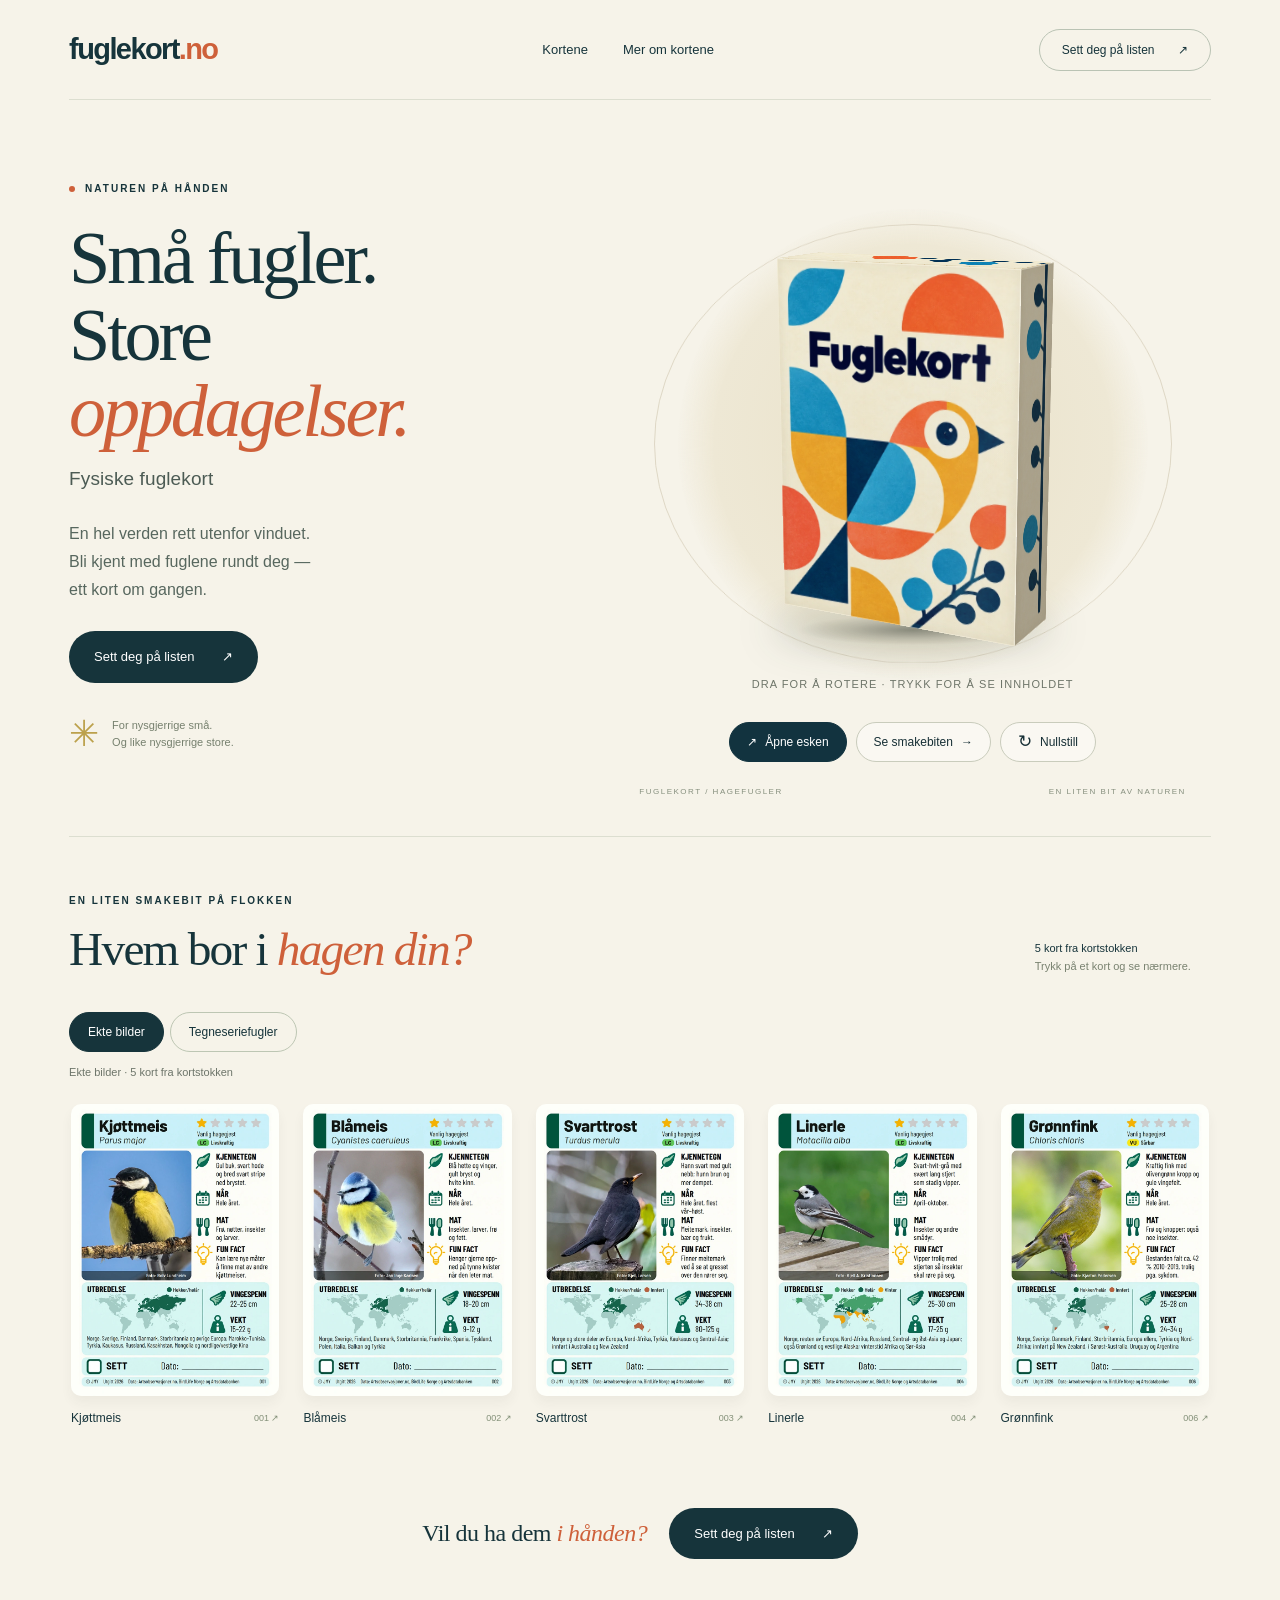
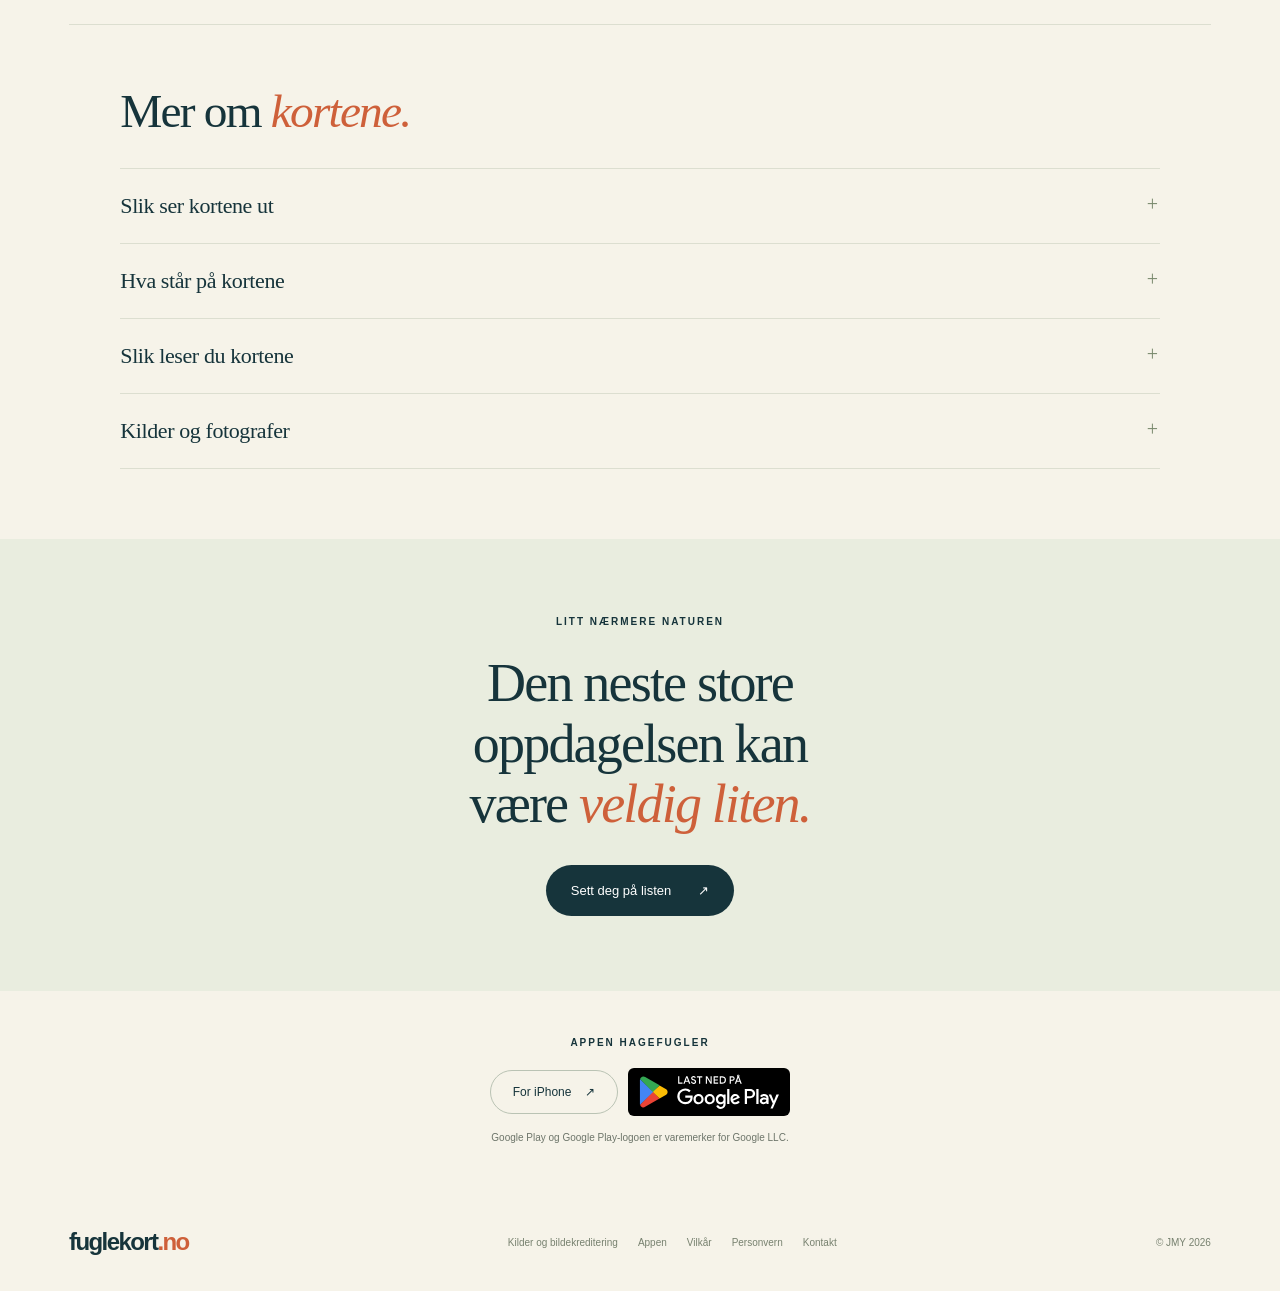
<file: index.html>
<!doctype html><html lang="nb"><head><meta charset="utf-8"><meta name="viewport" content="width=device-width,initial-scale=1"><meta name="theme-color" content="#f6f3e9"><meta name="description" content="Fuglekort er en kortstokk med fuglene du kan se i og fra hagen. Sett deg på listen for de fysiske kortene. Ingen betaling nå."><title>fuglekort.no — Naturen på hånden</title><link rel="stylesheet" href="style.css?v=14"><script type="module" src="app.js?v=14"></script></head><body>
<header class="header"><a class="wordmark" href="#" aria-label="Fuglekort hjem">fuglekort<span class="brand-dot">.no</span></a><nav aria-label="Hovedmeny"><a href="#kortene">Kortene</a><a href="#mer">Mer om kortene</a></nav><button class="header-order" data-order>Sett deg på listen <span>↗</span></button></header>
<main><section class="hero"><div class="hero-copy"><p class="eyebrow"><span></span> NATUREN PÅ HÅNDEN</p><h1>Små fugler.<br>Store <em>oppdagelser.</em></h1><p class="hero-sub">Fysiske fuglekort</p><p class="intro">En hel verden rett utenfor vinduet. <br>Bli kjent med fuglene rundt deg — <br>ett kort om gangen.</p><div class="hero-actions"><button class="button dark" data-order>Sett deg på listen <span>↗</span></button></div><div class="hero-progress" id="hero-progress" hidden></div><div class="hero-note"><span class="sun" aria-hidden="true">✳</span><p>For nysgjerrige små.<br>Og like nysgjerrige store.</p></div></div><div class="product"><fuglekort-box no-picker realisme></fuglekort-box><div class="product-caption"><span>FUGLEKORT / HAGEFUGLER</span><span>EN LITEN BIT AV NATUREN</span></div></div></section>
<hr class="section-line">
<section class="collection" id="kortene"><div class="section-head"><div><p class="eyebrow">EN LITEN SMAKEBIT PÅ FLOKKEN</p><h2>Hvem bor i <em>hagen din?</em></h2></div><div class="collection-controls"><p>5 kort fra kortstokken<br><span>Trykk på et kort og se nærmere.</span></p><button id="scroll-left" aria-label="Bla til venstre">←</button><button id="scroll-right" aria-label="Bla til høyre">→</button></div></div><div class="edition-picker" role="group" aria-label="Velg kortversjon"><button data-edition="photos" aria-pressed="true">Ekte bilder</button><button data-edition="illustrations" aria-pressed="false">Tegneseriefugler</button></div><p class="edition-note" id="edition-note" aria-live="polite">Ekte bilder · 5 kort fra kortstokken</p><div class="card-rail" id="card-rail" aria-label="Fuglekort"></div><div class="rail-foot"><span>DRA ELLER BLA <span>↔</span></span></div><div class="collection-cta"><p>Vil du ha dem <em>i hånden?</em></p><button class="button dark" data-order>Sett deg på listen <span>↗</span></button></div></section>

<section class="more" id="mer"><div class="more-head"><h2>Mer om <em>kortene.</em></h2></div><div class="more-list"><details id="bilder"><summary>Slik ser kortene ut</summary><div class="detail-content"><div class="photo-pair"><img class="photo-wide" src="assets/fysisk-bord-768.webp" srcset="assets/fysisk-bord-768.webp 768w, assets/fysisk-bord-1536.webp 1536w" sizes="(max-width:760px) 88vw, 700px" width="1536" height="750" loading="lazy" decoding="async" alt="Fuglekort-esken med kortene vifta ut på et bord"><img class="photo-square" src="assets/fysisk-hand-640.webp" srcset="assets/fysisk-hand-640.webp 640w, assets/fysisk-hand-1152.webp 1152w" sizes="(max-width:760px) 88vw, 340px" width="1152" height="1152" loading="lazy" decoding="async" alt="En hånd som holder fem fuglekort"></div><figure class="photo-quote"><blockquote><p>«De var fine»</p></blockquote><figcaption>— Johanne, 5 år</figcaption></figure></div></details><details id="om"><summary>Hva står på kortene</summary><div class="detail-content"><p>Fuglekort er en kortstokk med fuglene du kan se i og fra hagen, og noen du møter i skogen eller ved vannet. Hvert kort har bilde, kjennetegn og en fun fact, og plass til å krysse av når du har sett fuglen.</p><p>Kortstokken har 55 kort: 50 fugler, forklaringskort og bonuskort med andre dyr i hagen.</p><p>Velg mellom ekte fotografier og tegneseriefugler. Begge versjonene lar deg bli kjent med de samme fuglene.</p><div class="story-list"><div><span>01</span><p><strong>Se etter kjennetegn</strong>Illustrasjoner eller fotografier og enkle beskrivelser hjelper deg å kjenne igjen fuglene.</p></div><div><span>02</span><p><strong>Oppdag noe du ikke visste</strong>Les om maten, vingespennet og de små tingene som gjør hver fugl spesiell.</p></div><div><span>03</span><p><strong>Ta vare på øyeblikket</strong>Kryss av for fuglene du har sett, og skriv ned datoen på kortet.</p></div></div></div></details><details id="slik-leser-du"><summary>Slik leser du kortene</summary><div class="detail-content"><p>Stjerner, farger og kart hjelper deg å bli kjent med hver fugl.</p><div class="guide-columns"><div class="star-guide"><p class="eyebrow">STJERNENE</p><h3>Hvor lett er fuglen<br>å se i hagen?</h3><ul class="star-list"><li><span class="stars" aria-label="1 av 5 stjerner"><span aria-hidden="true">★</span><span class="empty-stars" aria-hidden="true">★★★★</span></span><span>Vanlig hagegjest</span></li><li><span class="stars" aria-label="2 av 5 stjerner"><span aria-hidden="true">★★</span><span class="empty-stars" aria-hidden="true">★★★</span></span><span>Regelmessig hagegjest</span></li><li><span class="stars" aria-label="3 av 5 stjerner"><span aria-hidden="true">★★★</span><span class="empty-stars" aria-hidden="true">★★</span></span><span>Uvanlig hagegjest</span></li><li><span class="stars" aria-label="4 av 5 stjerner"><span aria-hidden="true">★★★★</span><span class="empty-stars" aria-hidden="true">★</span></span><span>Sjelden hagegjest</span></li><li><span class="stars" aria-label="5 av 5 stjerner"><span aria-hidden="true">★★★★★</span><span class="empty-stars" aria-hidden="true"></span></span><span>Svært sjelden hagegjest</span></li></ul><p class="guide-note">Stjernene gjelder hager i boligstrøk. Grunnlaget er Hagefugltellingen 2024–2026 fra fôringsplasser i hele landet og funn i Artsobservasjoner.</p><p class="guide-note star-distinction">Stjernene beskriver hvor vanlig fuglen er å se i hagen. Rødlistemerket beskriver risikoen for at arten dør ut i Norge.</p></div><div class="guide-details"><details open><summary>Rødlista <span>Artens status i Norge</span></summary><div class="detail-content"><p>Merket under stjernene viser kategorien i Norsk rødliste for arter 2021 fra Artsdatabanken, som denne kortutgaven bruker.</p><div class="status-grid"><div><span class="status-chip status-lc">LC</span><span>Livskraftig</span></div><div><span class="status-chip status-nt">NT</span><span>Nær truet</span></div><div><span class="status-chip status-vu">VU</span><span>Sårbar</span></div><div><span class="status-chip status-en">EN</span><span>Sterkt truet</span></div><div><span class="status-chip status-cr">CR</span><span>Kritisk truet</span></div><div><span class="status-chip status-re">RE</span><span>Regionalt utdødd</span></div><div><span class="status-chip status-dd">DD</span><span>Datamangel</span></div><div><span class="status-chip status-na">NA</span><span>Ikke egnet</span></div><div><span class="status-chip status-ne">NE</span><span>Ikke vurdert</span></div></div></div></details><details><summary>Fargen ved navnet <span>Hvilken fuglegruppe?</span></summary><div class="detail-content"><p>Fargestolpen til venstre for navnet viser hvilken orden fuglen tilhører hos Artsdatabanken.</p><ul class="group-legend"><li><span class="group-stripe" style="background:#00573d" aria-hidden="true"></span>Spurvefugler</li><li><span class="group-stripe" style="background:#804a20" aria-hidden="true"></span>Haukefugler</li><li><span class="group-stripe" style="background:#3398b6" aria-hidden="true"></span>Vade-, måke- og alkefugler</li><li><span class="group-stripe" style="background:#808aaa" aria-hidden="true"></span>Duefugler</li><li><span class="group-stripe" style="background:#bb6227" aria-hidden="true"></span>Falkefugler</li><li><span class="group-stripe" style="background:#819c2b" aria-hidden="true"></span>Tranefugler</li><li><span class="group-stripe" style="background:#c21b5b" aria-hidden="true"></span>Gjøkfugler</li><li><span class="group-stripe" style="background:#dfa821" aria-hidden="true"></span>Horn- og hærfugler</li><li><span class="group-stripe" style="background:#b8291c" aria-hidden="true"></span>Spettefugler</li><li><span class="group-stripe" style="background:#674697" aria-hidden="true"></span>Ugler</li><li><span class="group-stripe" style="background:#746c23" aria-hidden="true"></span>Hønsefugler</li><li><span class="group-stripe" style="background:#1c79bb" aria-hidden="true"></span>Andefugler</li><li><span class="group-stripe" style="background:#333438" aria-hidden="true"></span>Nattravn- og seilerfugler</li><li><span class="group-stripe" style="background:#183b62" aria-hidden="true"></span>Lomfugler</li><li><span class="group-stripe" style="background:#0a9da6" aria-hidden="true"></span>Råkefugler</li><li><span class="group-stripe" style="background:#97adb5" aria-hidden="true"></span>Pelikan- og hegrefugler</li></ul></div></details><details><summary>Kartet <span>Hvor i verden lever fuglen?</span></summary><div class="detail-content"><p>Kartet viser en grov utbredelse. Teksten under kartet nevner land og områder.</p><ul class="map-legend"><li><i style="background:#18664f"></i>Hekker eller er der hele året</li><li><i style="background:#48a274"></i>Hekker (bare sommer)</li><li><i style="background:#eaa51c"></i>Er der om vinteren</li><li><i style="background:#ba6840"></i>Innført av mennesker</li></ul></div></details><details><summary>«Sett» <span>Din egen oppdagelsesliste</span></summary><div class="detail-content"><p>Kryss av og skriv datoen når du har sett fuglen selv. Bruk kortene som en liten samling av egne naturopplevelser. Hvor mange finner du?</p></div></details></div></div></div></details><details id="kilder"><summary>Kilder og fotografer</summary><div class="detail-content"><h3 class="more-sub">Kilder til opplysningene</h3><p>Kortutgaven oppgir Hagefugltellingen (BirdLife Norge/Fuglevennen), Artsobservasjoner.no og Artsdatabanken som grunnlag. Fakta, vingespenn og vekt er kontrollert mot Store norske leksikon, BTO, RSPB og andre fagkilder, ifølge informasjonskortet.</p><div class="source-links"><a href="https://www.birdlife.no/" target="_blank" rel="noopener noreferrer">BirdLife Norge ↗</a><a href="https://www.artsobservasjoner.no/" target="_blank" rel="noopener noreferrer">Artsobservasjoner ↗</a><a href="https://www.artsdatabanken.no/" target="_blank" rel="noopener noreferrer">Artsdatabanken ↗</a></div><h3 class="more-sub">Fotografene i fotoversjonen</h3><p>Fotografiene er hentet fra artssidene hos Artsdatabanken og Artsobservasjoner. De er beskåret og skalert for kortene.</p><table class="photo-credits"><caption>Fotokreditering for de fem kortene med ekte bilder</caption><thead><tr><th scope="col">Kort</th><th scope="col">Fotograf</th></tr></thead><tbody><tr><td>001 · Kjøttmeis</td><td>Rolv Lundheim</td></tr><tr><td>002 · Blåmeis</td><td>Jan Inge Karlsen</td></tr><tr><td>003 · Svarttrost</td><td>Kjell Larsen</td></tr><tr><td>004 · Linerle</td><td>Kjell A. Kristiansen</td></tr><tr><td>006 · Grønnfink</td><td>Kjartan Pedersen</td></tr></tbody></table><p>De fem fotografiene er oppført med <a href="https://creativecommons.org/licenses/by/4.0/" target="_blank" rel="noopener noreferrer">CC BY 4.0</a> på bildekrediteringskortet.</p><a class="text-link" href="assets/bildekreditering.webp" target="_blank" rel="noopener noreferrer">Se full bildekreditering og lisenser ↗</a></div></details></div></section>
<section class="order-section"><p class="eyebrow">LITT NÆRMERE NATUREN</p><h2>Den neste store<br>oppdagelsen kan<br>være <em>veldig liten.</em></h2><button class="button dark" data-order>Sett deg på listen <span>↗</span></button></section><section class="app-buttons" aria-labelledby="app-buttons-title"><p class="eyebrow" id="app-buttons-title">APPEN HAGEFUGLER</p><div class="app-buttons-row"><a class="app-btn" id="app-link" href="/app/" aria-label="Hagefugler for iPhone">For iPhone <span aria-hidden="true">↗</span></a><a class="play-badge" href="https://play.google.com/store/apps/details?id=no.fuglekort.hagefugler"><img src="assets/google-play-nb-NO.svg" alt="Last ned på Google Play" width="162" height="48"></a></div><p class="varemerke">Google Play og Google Play-logoen er varemerker for Google LLC.</p></section></main>
<footer><a class="wordmark" href="#">fuglekort<span class="brand-dot">.no</span></a><span class="footer-links"><a class="footer-sources" href="#kilder">Kilder og bildekreditering</a><a class="footer-sources" href="/app/">Appen</a><a class="footer-sources" href="/vilkar/">Vilkår</a><a class="footer-sources" href="/personvern/">Personvern</a><a class="footer-sources" href="mailto:post.fuglekort@gmail.com">Kontakt</a></span><small>© JMY 2026</small></footer>
<dialog id="viewer" class="viewer" aria-label="Se fuglekort"><button class="close" data-close aria-label="Lukk kortvisning">✕</button><div class="viewer-editions"><div class="edition-picker" role="group" aria-label="Velg kortversjon"><button data-edition="photos" aria-pressed="true">Ekte bilder</button><button data-edition="illustrations" aria-pressed="false">Tegneseriefugler</button></div></div><div class="viewer-layout"><button class="round prev" aria-label="Forrige kort">←</button><div class="viewer-card"><img id="large-card" alt=""><p id="card-counter" aria-live="polite"></p></div><button class="round next" aria-label="Neste kort">→</button></div><p class="viewer-tip">En smakebit: de fem første kortene. Bruk pilene for å bla.</p></dialog>
<dialog id="app-guide" class="order-dialog app-guide" aria-labelledby="app-guide-title" data-os="ios"><button class="close" data-close aria-label="Lukk">✕</button><p class="eyebrow">APPEN HAGEFUGLER</p><h2 id="app-guide-title">Hagefugler på<br><em>hjemskjermen.</em></h2><p class="guide-intro">Slik får du appen som et eget ikon på iPhone.</p><ol class="guide-steps" data-for="ios"><li><span class="step-n">1</span><p>Trykk <b>Åpne appen</b> nederst. Appen åpnes i Safari.</p></li><li><span class="step-n">2</span><p>Trykk <span class="ui-icon" role="img" aria-label="tre prikker"><svg viewBox="0 0 24 24" fill="currentColor"><circle cx="5" cy="12" r="1.9"/><circle cx="12" cy="12" r="1.9"/><circle cx="19" cy="12" r="1.9"/></svg></span> ved adressefeltet, og så <span class="ui-icon" role="img" aria-label="Del"><svg viewBox="0 0 24 24" fill="none" stroke="currentColor" stroke-width="1.8" stroke-linecap="round" stroke-linejoin="round"><path d="M12 14.5V3.5M8 7.5l4-4 4 4"/><path d="M8 10.5H6.5v10h11v-10H16"/></svg></span> <b>Del</b>. Ser du <span class="ui-icon" role="img" aria-label="Del"><svg viewBox="0 0 24 24" fill="none" stroke="currentColor" stroke-width="1.8" stroke-linecap="round" stroke-linejoin="round"><path d="M12 14.5V3.5M8 7.5l4-4 4 4"/><path d="M8 10.5H6.5v10h11v-10H16"/></svg></span> nederst på skjermen, trykker du rett på den.</p></li><li><span class="step-n">3</span><p>Bla ned og trykk <span class="ui-icon" role="img" aria-label="pluss"><svg viewBox="0 0 24 24" fill="none" stroke="currentColor" stroke-width="1.8" stroke-linecap="round"><rect x="4" y="4" width="16" height="16" rx="4.5"/><path d="M12 8.5v7M8.5 12h7"/></svg></span> <b>Legg til på Hjem-skjerm</b>, og så <b>Legg til</b>.</p></li></ol><a class="button dark wide" href="/app/">Åpne appen <span>↗</span></a></dialog><dialog id="order" class="order-dialog" aria-labelledby="order-title"><button class="close" data-close aria-label="Lukk bestilling">✕</button><p class="eyebrow">DIN KORTESKE</p><h2 id="order-title">En liten verden.<br><em>Til å holde i hånden.</em></h2>
<div id="order-start"><div class="order-product"><img src="assets/box-front.webp" alt="Fuglekort-esken"><div><h3>Fuglekort</h3><p>55 fuglekort i illustrert eske.</p><p class="price"><strong>199 kr</strong> per kortstokk + frakt</p></div></div>
<div class="versions" role="group" aria-label="Antall kortstokker av hver versjon"><p class="field-label">Velg antall av hver versjon</p><div class="version-row" data-version="photos"><div class="version-head"><strong>Ekte bilder</strong><div class="quantity"><button type="button" data-step="-1" aria-label="Én kortstokk færre med ekte bilder">−</button><output aria-live="polite">0</output><button type="button" data-step="1" aria-label="Én kortstokk til med ekte bilder">+</button></div></div><div class="version-progress" hidden><div class="progress-bar" role="progressbar" aria-label="Bestilt med ekte bilder" aria-valuemin="0" aria-valuemax="100" aria-valuenow="0"><span></span></div><small></small></div></div><div class="version-row" data-version="illustrations"><div class="version-head"><strong>Tegneseriefugler</strong><div class="quantity"><button type="button" data-step="-1" aria-label="Én kortstokk færre med tegneseriefugler">−</button><output aria-live="polite">0</output><button type="button" data-step="1" aria-label="Én kortstokk til med tegneseriefugler">+</button></div></div><div class="version-progress" hidden><div class="progress-bar" role="progressbar" aria-label="Bestilt med tegneseriefugler" aria-valuemin="0" aria-valuemax="100" aria-valuenow="0"><span></span></div><small></small></div></div></div>
<div class="order-status"><span class="status-dot"></span><div><strong>Sett deg på listen. Ingen betaling nå.</strong><p>Hver versjon har sitt eget mål. Når en versjon har 100 bestilte kortstokker, vurderer vi å trykke den. Blir det trykk, får du en betalingsforespørsel i Vipps for det som trykkes. Du er ikke bundet før du har betalt. 100 bestillinger er ingen garanti for at kortene blir trykket.</p></div></div>
<form id="order-form" class="order-form" novalidate onsubmit="return false">
<label class="field"><span class="field-label">Navn</span><input name="navn" autocomplete="name" maxlength="100" required></label>
<label class="field"><span class="field-label">E-post</span><input name="epost" type="email" autocomplete="email" maxlength="254" required></label>
<label class="field"><span class="field-label">Mobilnummer</span><input name="mobil" type="tel" inputmode="tel" autocomplete="tel-national" placeholder="8 siffer" maxlength="16" required><span class="field-note">Til betalingsforespørselen i Vipps.</span></label>
<fieldset class="delivery"><legend class="field-label">Levering</legend><div class="delivery-options"><label><input type="radio" name="levering" value="post" checked><span>Send i posten · 69 kr</span></label><label><input type="radio" name="levering" value="hent"><span>Hent selv i Oslo · gratis</span></label></div><p class="field-note">Frakten er 69 kr per bestilling, uansett antall. Henting avtaler vi på e-post.</p></fieldset>
<div class="address-fields" id="address-fields"><label class="field"><span class="field-label">Adresse</span><input name="adresse" autocomplete="street-address" maxlength="200"></label><div class="field-row"><label class="field"><span class="field-label">Postnummer</span><input name="postnummer" inputmode="numeric" autocomplete="postal-code" maxlength="4"></label><label class="field"><span class="field-label">Poststed</span><input name="poststed" autocomplete="address-level2" maxlength="60"></label></div></div>
<div class="hp" aria-hidden="true"><label>La dette feltet stå tomt<input name="nettside" tabindex="-1" autocomplete="off"></label></div>
<div class="order-total" aria-live="polite"><div><p class="field-label">Totalt</p><span id="total-detail">1 kortstokk 199 kr + frakt 69 kr</span></div><strong id="total-sum">268 kr</strong></div>
<label class="consent"><input type="checkbox" name="samtykke" required><span>Jeg godtar <a href="/vilkar/" target="_blank">vilkårene</a> og <a href="/personvern/#bestillingslisten" target="_blank">personvernerklæringen</a>, og at jeg får en betalingsforespørsel i Vipps på mobilnummeret hvis kortene blir trykket.</span></label>
<p class="form-error" id="form-error" role="alert" hidden></p>
<button class="button dark wide" type="submit" id="order-submit">Sett meg på listen <span>→</span></button>
</form><p class="demo-note">Vil du melde deg av, skriv til <a href="mailto:post.fuglekort@gmail.com">post.fuglekort@gmail.com</a>.</p></div>
<div class="order-done" id="order-done" tabindex="-1" hidden><span class="done-mark" aria-hidden="true">✓</span><h3>Du står på listen</h3><p id="done-summary"></p><p>Du får en bekreftelse på e-post nå. Vi gir også beskjed når vi vet om kortene blir trykket. Du betaler ingenting før du får en forespørsel i Vipps.</p><button class="button dark wide" type="button" id="back-explore">Utforsk kortene <span>→</span></button><button class="text-button" type="button" id="order-again">Meld på én til</button></div></dialog>
</body></html>
</file>
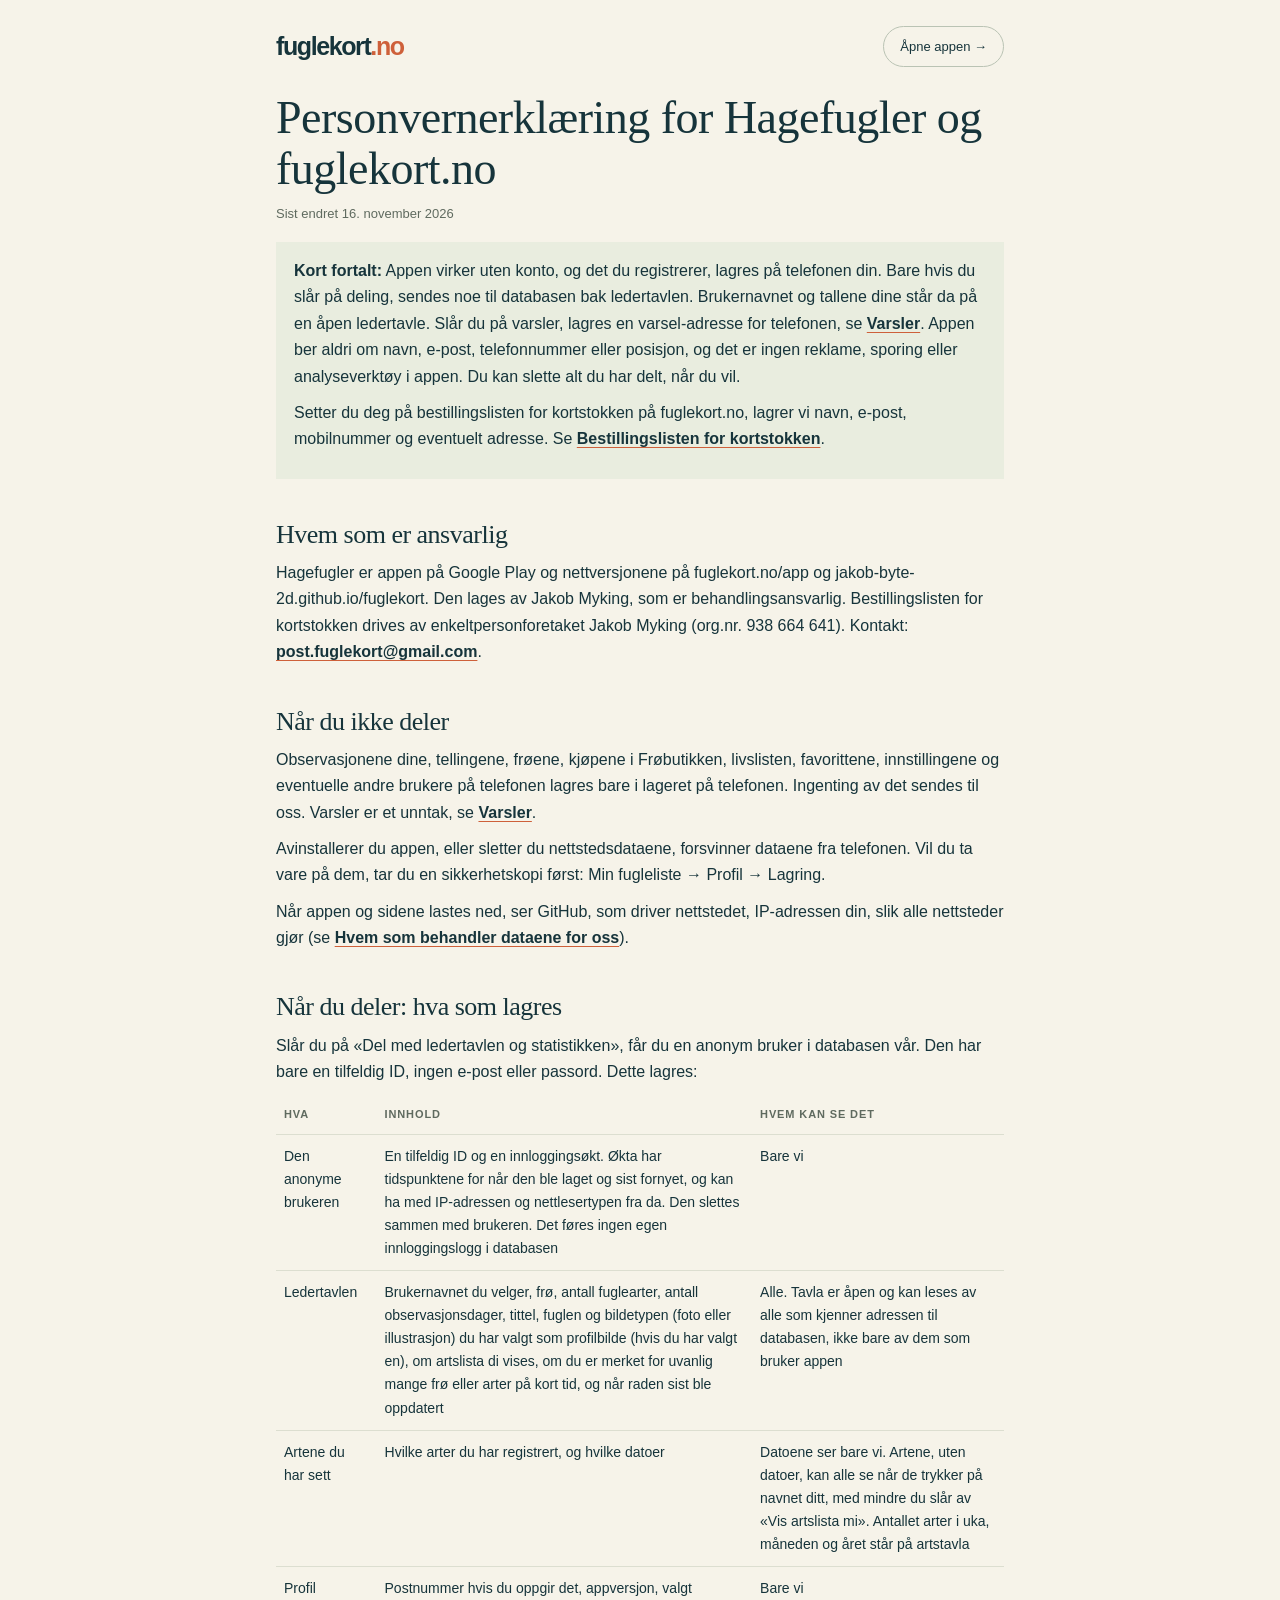
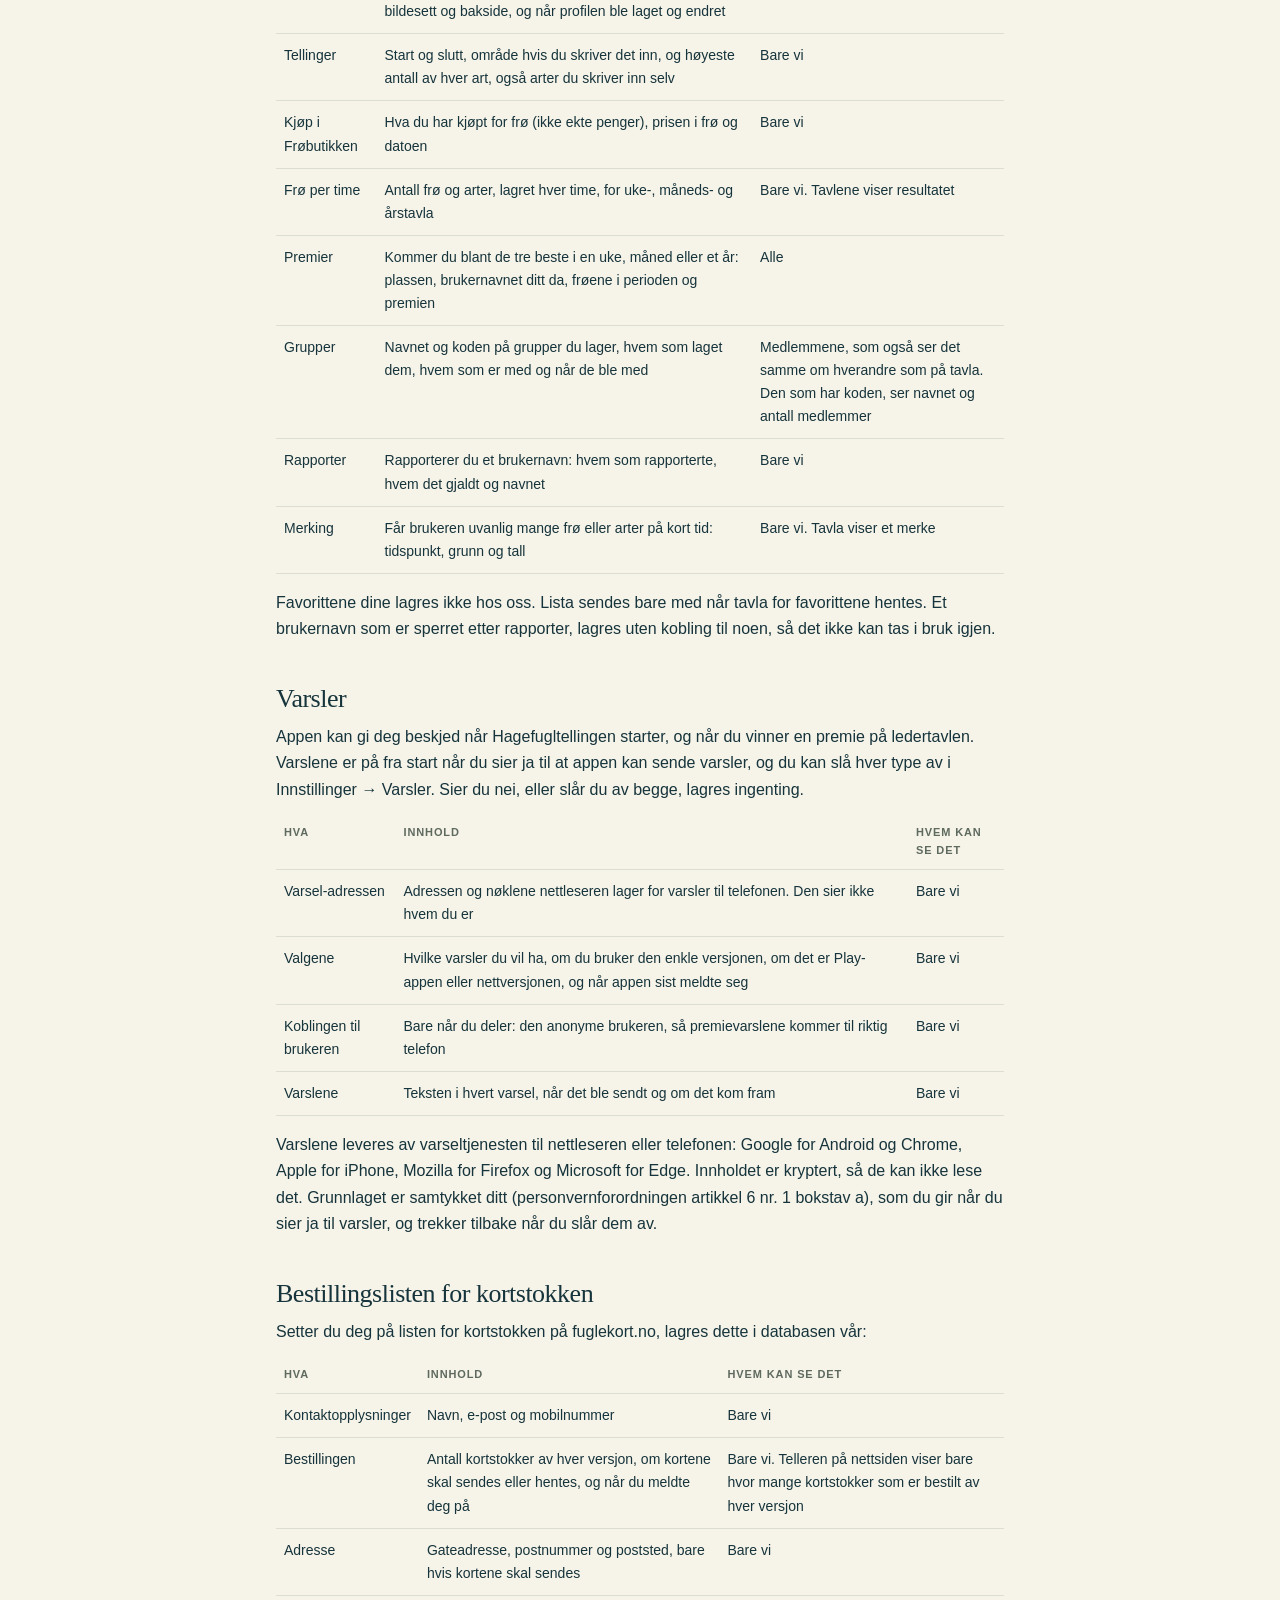
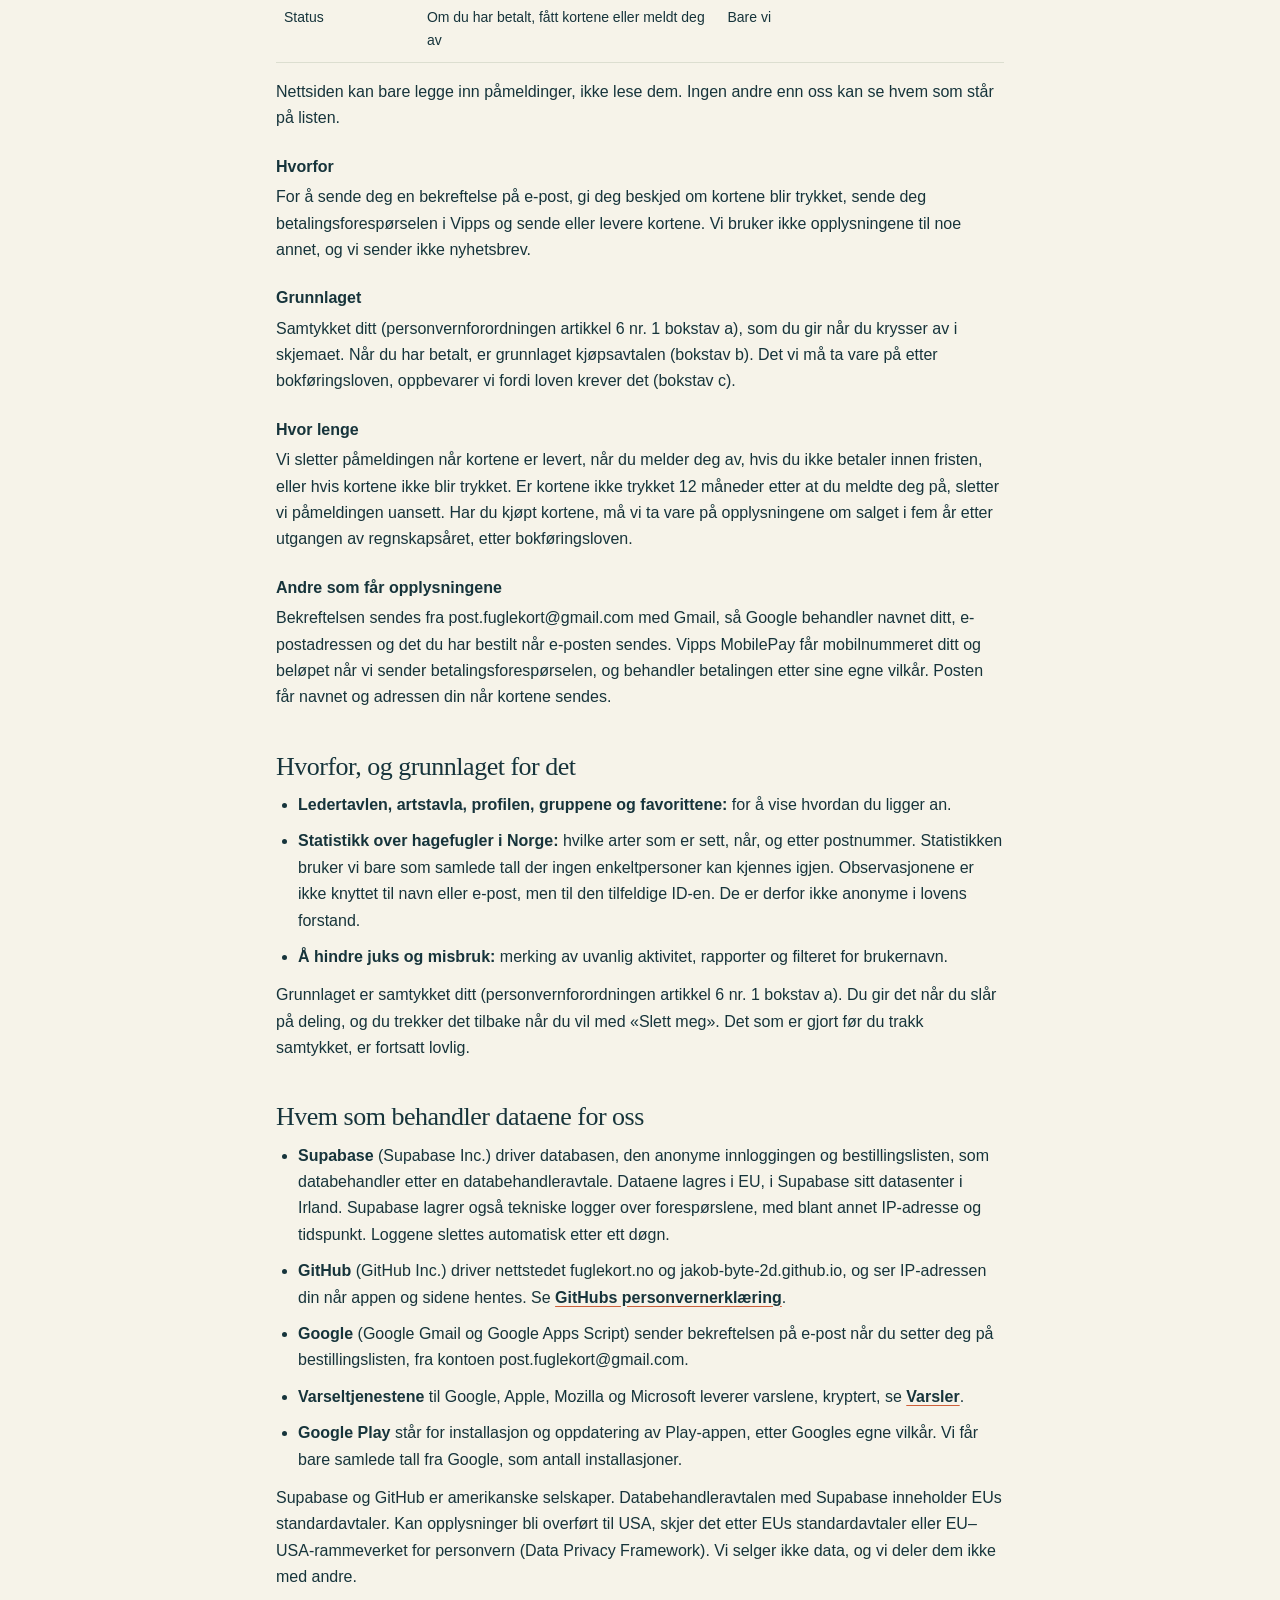
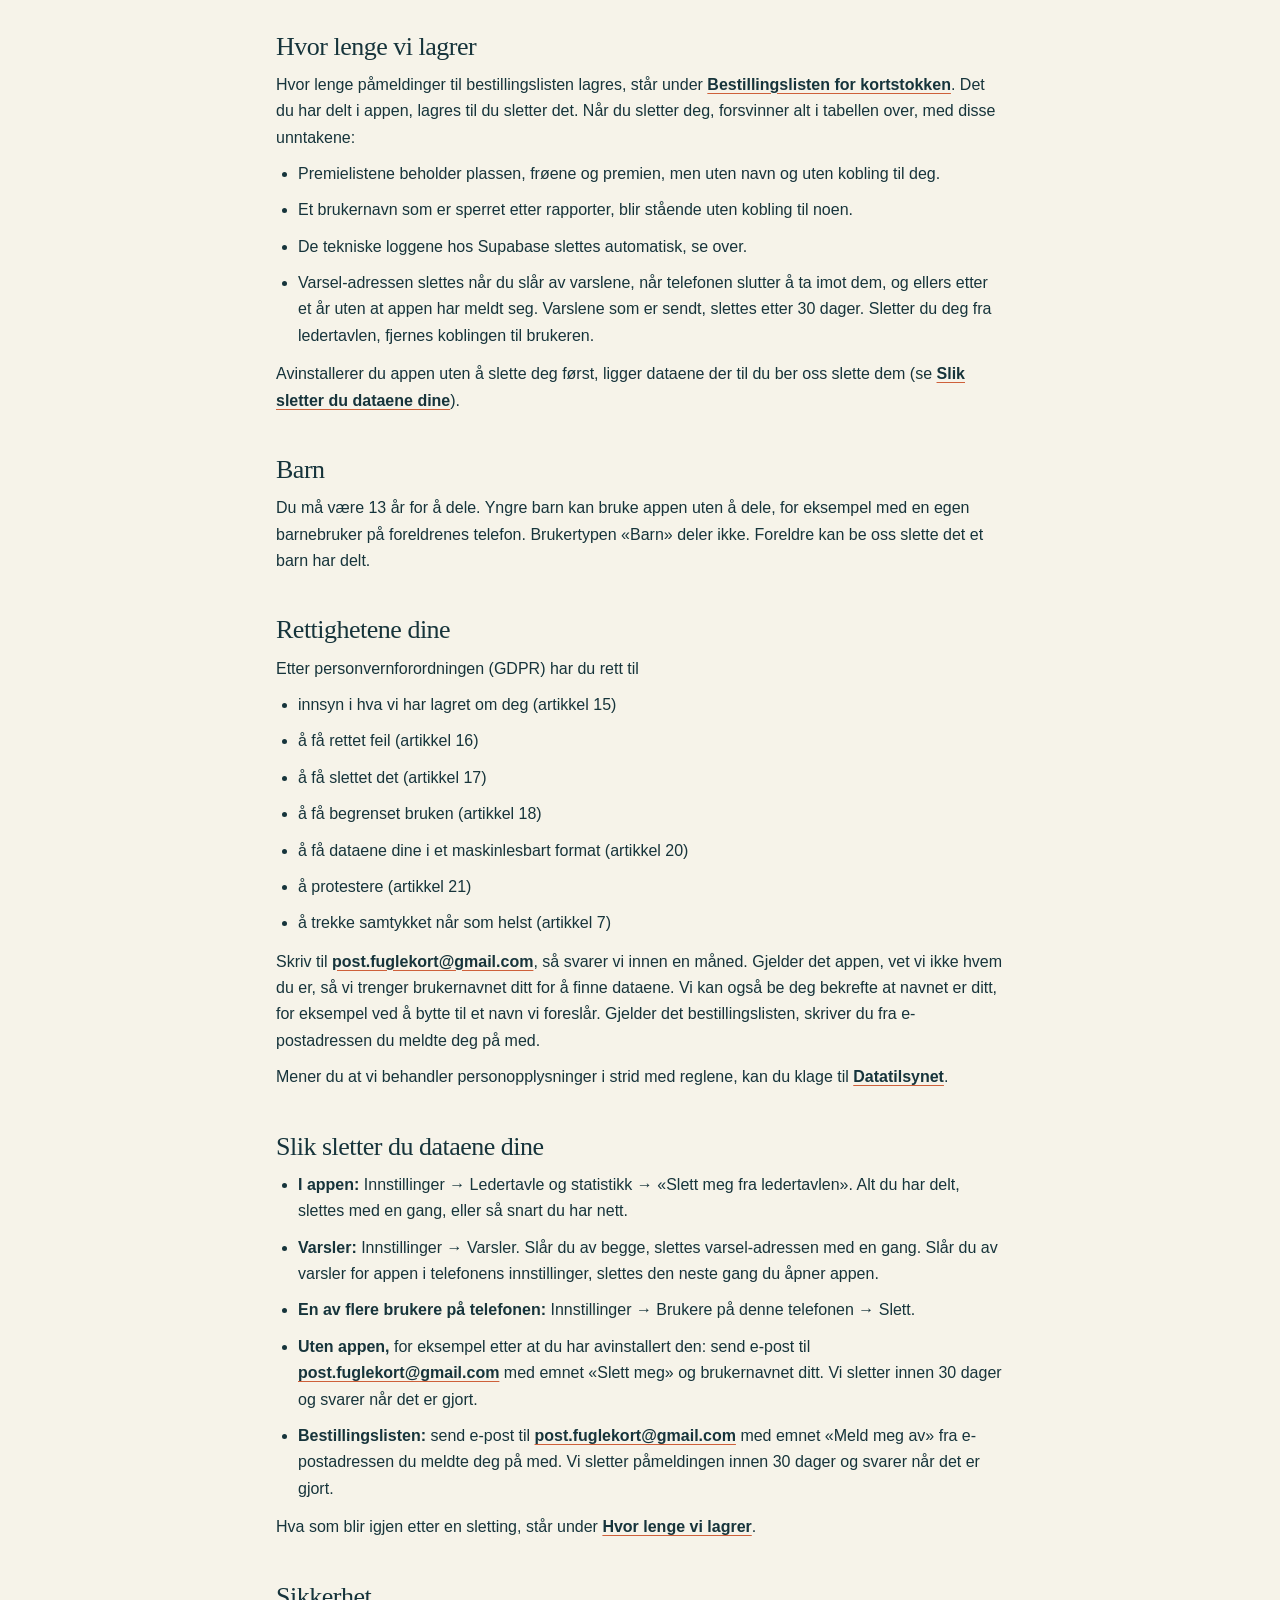
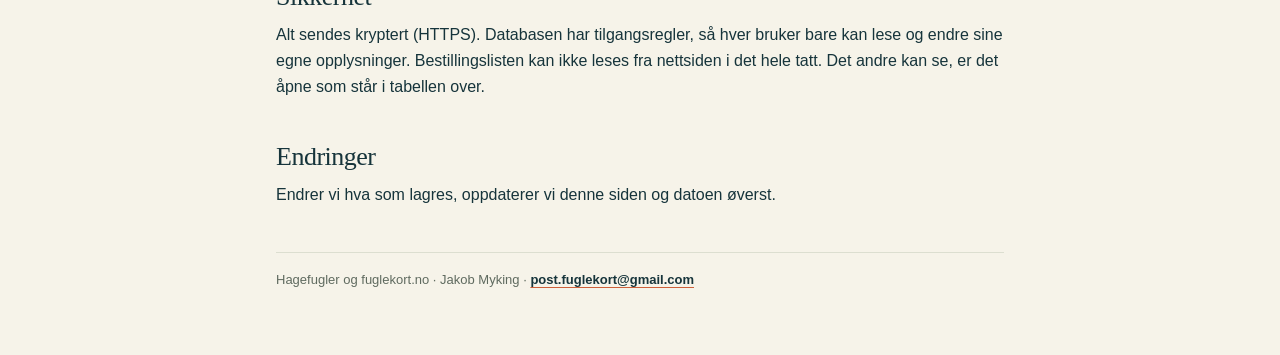
<file: personvern/index.html>
<!doctype html>
<html lang="nb">
<head>
<meta charset="utf-8">
<meta name="viewport" content="width=device-width,initial-scale=1">
<title>Personvernerklæring – Hagefugler og fuglekort.no</title>
<meta name="description" content="Hva appen Hagefugler og bestillingslisten på fuglekort.no lagrer, hvem som kan se det, og hvordan du sletter det.">
<meta name="theme-color" content="#f6f3e9">
<link rel="icon" href="/app/icons/icon-192.png">
<link rel="stylesheet" href="/side.css">
</head>
<body>
<header class="topp"><a class="wordmark" href="/" aria-label="fuglekort.no, forsiden">fuglekort<span class="brand-dot">.no</span></a><a class="til-appen" href="/app/">Åpne appen →</a></header>
<main>
  <h1>Personvernerklæring for Hagefugler og fuglekort.no</h1>
  <p class="liten">Sist endret 16. november 2026</p>

  <div class="kort">
    <p><b>Kort fortalt:</b> Appen virker uten konto, og det du registrerer, lagres på telefonen din. Bare hvis du slår på deling, sendes noe til databasen bak ledertavlen. Brukernavnet og tallene dine står da på en åpen ledertavle. Slår du på varsler, lagres en varsel-adresse for telefonen, se <a href="#varsler">Varsler</a>. Appen ber aldri om navn, e-post, telefonnummer eller posisjon, og det er ingen reklame, sporing eller analyseverktøy i appen. Du kan slette alt du har delt, når du vil.</p>
    <p>Setter du deg på bestillingslisten for kortstokken på fuglekort.no, lagrer vi navn, e-post, mobilnummer og eventuelt adresse. Se <a href="#bestillingslisten">Bestillingslisten for kortstokken</a>.</p>
  </div>

  <h2 id="ansvarlig">Hvem som er ansvarlig</h2>
  <p>Hagefugler er appen på Google Play og nettversjonene på fuglekort.no/app og jakob-byte-2d.github.io/fuglekort. Den lages av Jakob Myking, som er behandlingsansvarlig. Bestillingslisten for kortstokken drives av enkeltpersonforetaket Jakob Myking (org.nr. 938 664 641). Kontakt: <a href="mailto:post.fuglekort@gmail.com">post.fuglekort@gmail.com</a>.</p>

  <h2 id="uten-deling">Når du ikke deler</h2>
  <p>Observasjonene dine, tellingene, frøene, kjøpene i Frøbutikken, livslisten, favorittene, innstillingene og eventuelle andre brukere på telefonen lagres bare i lageret på telefonen. Ingenting av det sendes til oss. Varsler er et unntak, se <a href="#varsler">Varsler</a>.</p>
  <p>Avinstallerer du appen, eller sletter du nettstedsdataene, forsvinner dataene fra telefonen. Vil du ta vare på dem, tar du en sikkerhetskopi først: Min fugleliste → Profil → Lagring.</p>
  <p>Når appen og sidene lastes ned, ser GitHub, som driver nettstedet, IP-adressen din, slik alle nettsteder gjør (se <a href="#databehandlere">Hvem som behandler dataene for oss</a>).</p>

  <h2 id="med-deling">Når du deler: hva som lagres</h2>
  <p>Slår du på «Del med ledertavlen og statistikken», får du en anonym bruker i databasen vår. Den har bare en tilfeldig ID, ingen e-post eller passord. Dette lagres:</p>
  <table class="tabell">
    <thead><tr><th>Hva</th><th>Innhold</th><th>Hvem kan se det</th></tr></thead>
    <tbody>
      <tr><td>Den anonyme brukeren</td><td data-t="Innhold">En tilfeldig ID og en innloggingsøkt. Økta har tidspunktene for når den ble laget og sist fornyet, og kan ha med IP-adressen og nettlesertypen fra da. Den slettes sammen med brukeren. Det føres ingen egen innloggingslogg i databasen</td><td data-t="Hvem kan se det">Bare vi</td></tr>
      <tr><td>Ledertavlen</td><td data-t="Innhold">Brukernavnet du velger, frø, antall fuglearter, antall observasjonsdager, tittel, fuglen og bildetypen (foto eller illustrasjon) du har valgt som profilbilde (hvis du har valgt en), om artslista di vises, om du er merket for uvanlig mange frø eller arter på kort tid, og når raden sist ble oppdatert</td><td data-t="Hvem kan se det">Alle. Tavla er åpen og kan leses av alle som kjenner adressen til databasen, ikke bare av dem som bruker appen</td></tr>
      <tr><td>Artene du har sett</td><td data-t="Innhold">Hvilke arter du har registrert, og hvilke datoer</td><td data-t="Hvem kan se det">Datoene ser bare vi. Artene, uten datoer, kan alle se når de trykker på navnet ditt, med mindre du slår av «Vis artslista mi». Antallet arter i uka, måneden og året står på artstavla</td></tr>
      <tr><td>Profil</td><td data-t="Innhold">Postnummer hvis du oppgir det, appversjon, valgt bildesett og bakside, og når profilen ble laget og endret</td><td data-t="Hvem kan se det">Bare vi</td></tr>
      <tr><td>Tellinger</td><td data-t="Innhold">Start og slutt, område hvis du skriver det inn, og høyeste antall av hver art, også arter du skriver inn selv</td><td data-t="Hvem kan se det">Bare vi</td></tr>
      <tr><td>Kjøp i Frøbutikken</td><td data-t="Innhold">Hva du har kjøpt for frø (ikke ekte penger), prisen i frø og datoen</td><td data-t="Hvem kan se det">Bare vi</td></tr>
      <tr><td>Frø per time</td><td data-t="Innhold">Antall frø og arter, lagret hver time, for uke-, måneds- og årstavla</td><td data-t="Hvem kan se det">Bare vi. Tavlene viser resultatet</td></tr>
      <tr><td>Premier</td><td data-t="Innhold">Kommer du blant de tre beste i en uke, måned eller et år: plassen, brukernavnet ditt da, frøene i perioden og premien</td><td data-t="Hvem kan se det">Alle</td></tr>
      <tr><td>Grupper</td><td data-t="Innhold">Navnet og koden på grupper du lager, hvem som laget dem, hvem som er med og når de ble med</td><td data-t="Hvem kan se det">Medlemmene, som også ser det samme om hverandre som på tavla. Den som har koden, ser navnet og antall medlemmer</td></tr>
      <tr><td>Rapporter</td><td data-t="Innhold">Rapporterer du et brukernavn: hvem som rapporterte, hvem det gjaldt og navnet</td><td data-t="Hvem kan se det">Bare vi</td></tr>
      <tr><td>Merking</td><td data-t="Innhold">Får brukeren uvanlig mange frø eller arter på kort tid: tidspunkt, grunn og tall</td><td data-t="Hvem kan se det">Bare vi. Tavla viser et merke</td></tr>
    </tbody>
  </table>
  <p>Favorittene dine lagres ikke hos oss. Lista sendes bare med når tavla for favorittene hentes. Et brukernavn som er sperret etter rapporter, lagres uten kobling til noen, så det ikke kan tas i bruk igjen.</p>

  <h2 id="varsler">Varsler</h2>
  <p>Appen kan gi deg beskjed når Hagefugltellingen starter, og når du vinner en premie på ledertavlen. Varslene er på fra start når du sier ja til at appen kan sende varsler, og du kan slå hver type av i Innstillinger → Varsler. Sier du nei, eller slår du av begge, lagres ingenting.</p>
  <table class="tabell">
    <thead><tr><th>Hva</th><th>Innhold</th><th>Hvem kan se det</th></tr></thead>
    <tbody>
      <tr><td>Varsel-adressen</td><td data-t="Innhold">Adressen og nøklene nettleseren lager for varsler til telefonen. Den sier ikke hvem du er</td><td data-t="Hvem kan se det">Bare vi</td></tr>
      <tr><td>Valgene</td><td data-t="Innhold">Hvilke varsler du vil ha, om du bruker den enkle versjonen, om det er Play-appen eller nettversjonen, og når appen sist meldte seg</td><td data-t="Hvem kan se det">Bare vi</td></tr>
      <tr><td>Koblingen til brukeren</td><td data-t="Innhold">Bare når du deler: den anonyme brukeren, så premievarslene kommer til riktig telefon</td><td data-t="Hvem kan se det">Bare vi</td></tr>
      <tr><td>Varslene</td><td data-t="Innhold">Teksten i hvert varsel, når det ble sendt og om det kom fram</td><td data-t="Hvem kan se det">Bare vi</td></tr>
    </tbody>
  </table>
  <p>Varslene leveres av varseltjenesten til nettleseren eller telefonen: Google for Android og Chrome, Apple for iPhone, Mozilla for Firefox og Microsoft for Edge. Innholdet er kryptert, så de kan ikke lese det. Grunnlaget er samtykket ditt (personvernforordningen artikkel 6 nr. 1 bokstav a), som du gir når du sier ja til varsler, og trekker tilbake når du slår dem av.</p>

  <h2 id="bestillingslisten">Bestillingslisten for kortstokken</h2>
  <p>Setter du deg på listen for kortstokken på fuglekort.no, lagres dette i databasen vår:</p>
  <table class="tabell">
    <thead><tr><th>Hva</th><th>Innhold</th><th>Hvem kan se det</th></tr></thead>
    <tbody>
      <tr><td>Kontaktopplysninger</td><td data-t="Innhold">Navn, e-post og mobilnummer</td><td data-t="Hvem kan se det">Bare vi</td></tr>
      <tr><td>Bestillingen</td><td data-t="Innhold">Antall kortstokker av hver versjon, om kortene skal sendes eller hentes, og når du meldte deg på</td><td data-t="Hvem kan se det">Bare vi. Telleren på nettsiden viser bare hvor mange kortstokker som er bestilt av hver versjon</td></tr>
      <tr><td>Adresse</td><td data-t="Innhold">Gateadresse, postnummer og poststed, bare hvis kortene skal sendes</td><td data-t="Hvem kan se det">Bare vi</td></tr>
      <tr><td>Status</td><td data-t="Innhold">Om du har betalt, fått kortene eller meldt deg av</td><td data-t="Hvem kan se det">Bare vi</td></tr>
    </tbody>
  </table>
  <p>Nettsiden kan bare legge inn påmeldinger, ikke lese dem. Ingen andre enn oss kan se hvem som står på listen.</p>
  <h3>Hvorfor</h3>
  <p>For å sende deg en bekreftelse på e-post, gi deg beskjed om kortene blir trykket, sende deg betalingsforespørselen i Vipps og sende eller levere kortene. Vi bruker ikke opplysningene til noe annet, og vi sender ikke nyhetsbrev.</p>
  <h3>Grunnlaget</h3>
  <p>Samtykket ditt (personvernforordningen artikkel 6 nr. 1 bokstav a), som du gir når du krysser av i skjemaet. Når du har betalt, er grunnlaget kjøpsavtalen (bokstav b). Det vi må ta vare på etter bokføringsloven, oppbevarer vi fordi loven krever det (bokstav c).</p>
  <h3>Hvor lenge</h3>
  <p>Vi sletter påmeldingen når kortene er levert, når du melder deg av, hvis du ikke betaler innen fristen, eller hvis kortene ikke blir trykket. Er kortene ikke trykket 12 måneder etter at du meldte deg på, sletter vi påmeldingen uansett. Har du kjøpt kortene, må vi ta vare på opplysningene om salget i fem år etter utgangen av regnskapsåret, etter bokføringsloven.</p>
  <h3>Andre som får opplysningene</h3>
  <p>Bekreftelsen sendes fra post.fuglekort@gmail.com med Gmail, så Google behandler navnet ditt, e-postadressen og det du har bestilt når e-posten sendes. Vipps MobilePay får mobilnummeret ditt og beløpet når vi sender betalingsforespørselen, og behandler betalingen etter sine egne vilkår. Posten får navnet og adressen din når kortene sendes.</p>

  <h2 id="formal">Hvorfor, og grunnlaget for det</h2>
  <ul>
    <li><b>Ledertavlen, artstavla, profilen, gruppene og favorittene:</b> for å vise hvordan du ligger an.</li>
    <li><b>Statistikk over hagefugler i Norge:</b> hvilke arter som er sett, når, og etter postnummer. Statistikken bruker vi bare som samlede tall der ingen enkeltpersoner kan kjennes igjen. Observasjonene er ikke knyttet til navn eller e-post, men til den tilfeldige ID-en. De er derfor ikke anonyme i lovens forstand.</li>
    <li><b>Å hindre juks og misbruk:</b> merking av uvanlig aktivitet, rapporter og filteret for brukernavn.</li>
  </ul>
  <p>Grunnlaget er samtykket ditt (personvernforordningen artikkel 6 nr. 1 bokstav a). Du gir det når du slår på deling, og du trekker det tilbake når du vil med «Slett meg». Det som er gjort før du trakk samtykket, er fortsatt lovlig.</p>

  <h2 id="databehandlere">Hvem som behandler dataene for oss</h2>
  <ul>
    <li><b>Supabase</b> (Supabase Inc.) driver databasen, den anonyme innloggingen og bestillingslisten, som databehandler etter en databehandleravtale. Dataene lagres i EU, i Supabase sitt datasenter i Irland. Supabase lagrer også tekniske logger over forespørslene, med blant annet IP-adresse og tidspunkt. Loggene slettes automatisk etter ett døgn.</li>
    <li><b>GitHub</b> (GitHub Inc.) driver nettstedet fuglekort.no og jakob-byte-2d.github.io, og ser IP-adressen din når appen og sidene hentes. Se <a href="https://docs.github.com/site-policy/privacy-policies/github-general-privacy-statement">GitHubs personvernerklæring</a>.</li>
    <li><b>Google</b> (Google Gmail og Google Apps Script) sender bekreftelsen på e-post når du setter deg på bestillingslisten, fra kontoen post.fuglekort@gmail.com.</li>
    <li><b>Varseltjenestene</b> til Google, Apple, Mozilla og Microsoft leverer varslene, kryptert, se <a href="#varsler">Varsler</a>.</li>
    <li><b>Google Play</b> står for installasjon og oppdatering av Play-appen, etter Googles egne vilkår. Vi får bare samlede tall fra Google, som antall installasjoner.</li>
  </ul>
  <p>Supabase og GitHub er amerikanske selskaper. Databehandleravtalen med Supabase inneholder EUs standardavtaler. Kan opplysninger bli overført til USA, skjer det etter EUs standardavtaler eller EU–USA-rammeverket for personvern (Data Privacy Framework). Vi selger ikke data, og vi deler dem ikke med andre.</p>

  <h2 id="lagringstid">Hvor lenge vi lagrer</h2>
  <p>Hvor lenge påmeldinger til bestillingslisten lagres, står under <a href="#bestillingslisten">Bestillingslisten for kortstokken</a>. Det du har delt i appen, lagres til du sletter det. Når du sletter deg, forsvinner alt i tabellen over, med disse unntakene:</p>
  <ul>
    <li>Premielistene beholder plassen, frøene og premien, men uten navn og uten kobling til deg.</li>
    <li>Et brukernavn som er sperret etter rapporter, blir stående uten kobling til noen.</li>
    <li>De tekniske loggene hos Supabase slettes automatisk, se over.</li>
    <li>Varsel-adressen slettes når du slår av varslene, når telefonen slutter å ta imot dem, og ellers etter et år uten at appen har meldt seg. Varslene som er sendt, slettes etter 30 dager. Sletter du deg fra ledertavlen, fjernes koblingen til brukeren.</li>
  </ul>
  <p>Avinstallerer du appen uten å slette deg først, ligger dataene der til du ber oss slette dem (se <a href="#slett">Slik sletter du dataene dine</a>).</p>

  <h2 id="barn">Barn</h2>
  <p>Du må være 13 år for å dele. Yngre barn kan bruke appen uten å dele, for eksempel med en egen barnebruker på foreldrenes telefon. Brukertypen «Barn» deler ikke. Foreldre kan be oss slette det et barn har delt.</p>

  <h2 id="rettigheter">Rettighetene dine</h2>
  <p>Etter personvernforordningen (GDPR) har du rett til</p>
  <ul>
    <li>innsyn i hva vi har lagret om deg (artikkel 15)</li>
    <li>å få rettet feil (artikkel 16)</li>
    <li>å få slettet det (artikkel 17)</li>
    <li>å få begrenset bruken (artikkel 18)</li>
    <li>å få dataene dine i et maskinlesbart format (artikkel 20)</li>
    <li>å protestere (artikkel 21)</li>
    <li>å trekke samtykket når som helst (artikkel 7)</li>
  </ul>
  <p>Skriv til <a href="mailto:post.fuglekort@gmail.com">post.fuglekort@gmail.com</a>, så svarer vi innen en måned. Gjelder det appen, vet vi ikke hvem du er, så vi trenger brukernavnet ditt for å finne dataene. Vi kan også be deg bekrefte at navnet er ditt, for eksempel ved å bytte til et navn vi foreslår. Gjelder det bestillingslisten, skriver du fra e-postadressen du meldte deg på med.</p>
  <p>Mener du at vi behandler personopplysninger i strid med reglene, kan du klage til <a href="https://www.datatilsynet.no/">Datatilsynet</a>.</p>

  <h2 id="slett">Slik sletter du dataene dine</h2>
  <ul>
    <li><b>I appen:</b> Innstillinger → Ledertavle og statistikk → «Slett meg fra ledertavlen». Alt du har delt, slettes med en gang, eller så snart du har nett.</li>
    <li><b>Varsler:</b> Innstillinger → Varsler. Slår du av begge, slettes varsel-adressen med en gang. Slår du av varsler for appen i telefonens innstillinger, slettes den neste gang du åpner appen.</li>
    <li><b>En av flere brukere på telefonen:</b> Innstillinger → Brukere på denne telefonen → Slett.</li>
    <li><b>Uten appen,</b> for eksempel etter at du har avinstallert den: send e-post til <a href="mailto:post.fuglekort@gmail.com?subject=Slett%20meg">post.fuglekort@gmail.com</a> med emnet «Slett meg» og brukernavnet ditt. Vi sletter innen 30 dager og svarer når det er gjort.</li>
    <li><b>Bestillingslisten:</b> send e-post til <a href="mailto:post.fuglekort@gmail.com?subject=Meld%20meg%20av">post.fuglekort@gmail.com</a> med emnet «Meld meg av» fra e-postadressen du meldte deg på med. Vi sletter påmeldingen innen 30 dager og svarer når det er gjort.</li>
  </ul>
  <p>Hva som blir igjen etter en sletting, står under <a href="#lagringstid">Hvor lenge vi lagrer</a>.</p>

  <h2 id="sikkerhet">Sikkerhet</h2>
  <p>Alt sendes kryptert (HTTPS). Databasen har tilgangsregler, så hver bruker bare kan lese og endre sine egne opplysninger. Bestillingslisten kan ikke leses fra nettsiden i det hele tatt. Det andre kan se, er det åpne som står i tabellen over.</p>

  <h2 id="endringer">Endringer</h2>
  <p>Endrer vi hva som lagres, oppdaterer vi denne siden og datoen øverst.</p>

  <footer class="liten">Hagefugler og fuglekort.no · Jakob Myking · <a href="mailto:post.fuglekort@gmail.com">post.fuglekort@gmail.com</a></footer>
</main>
</body>
</html>
</file>
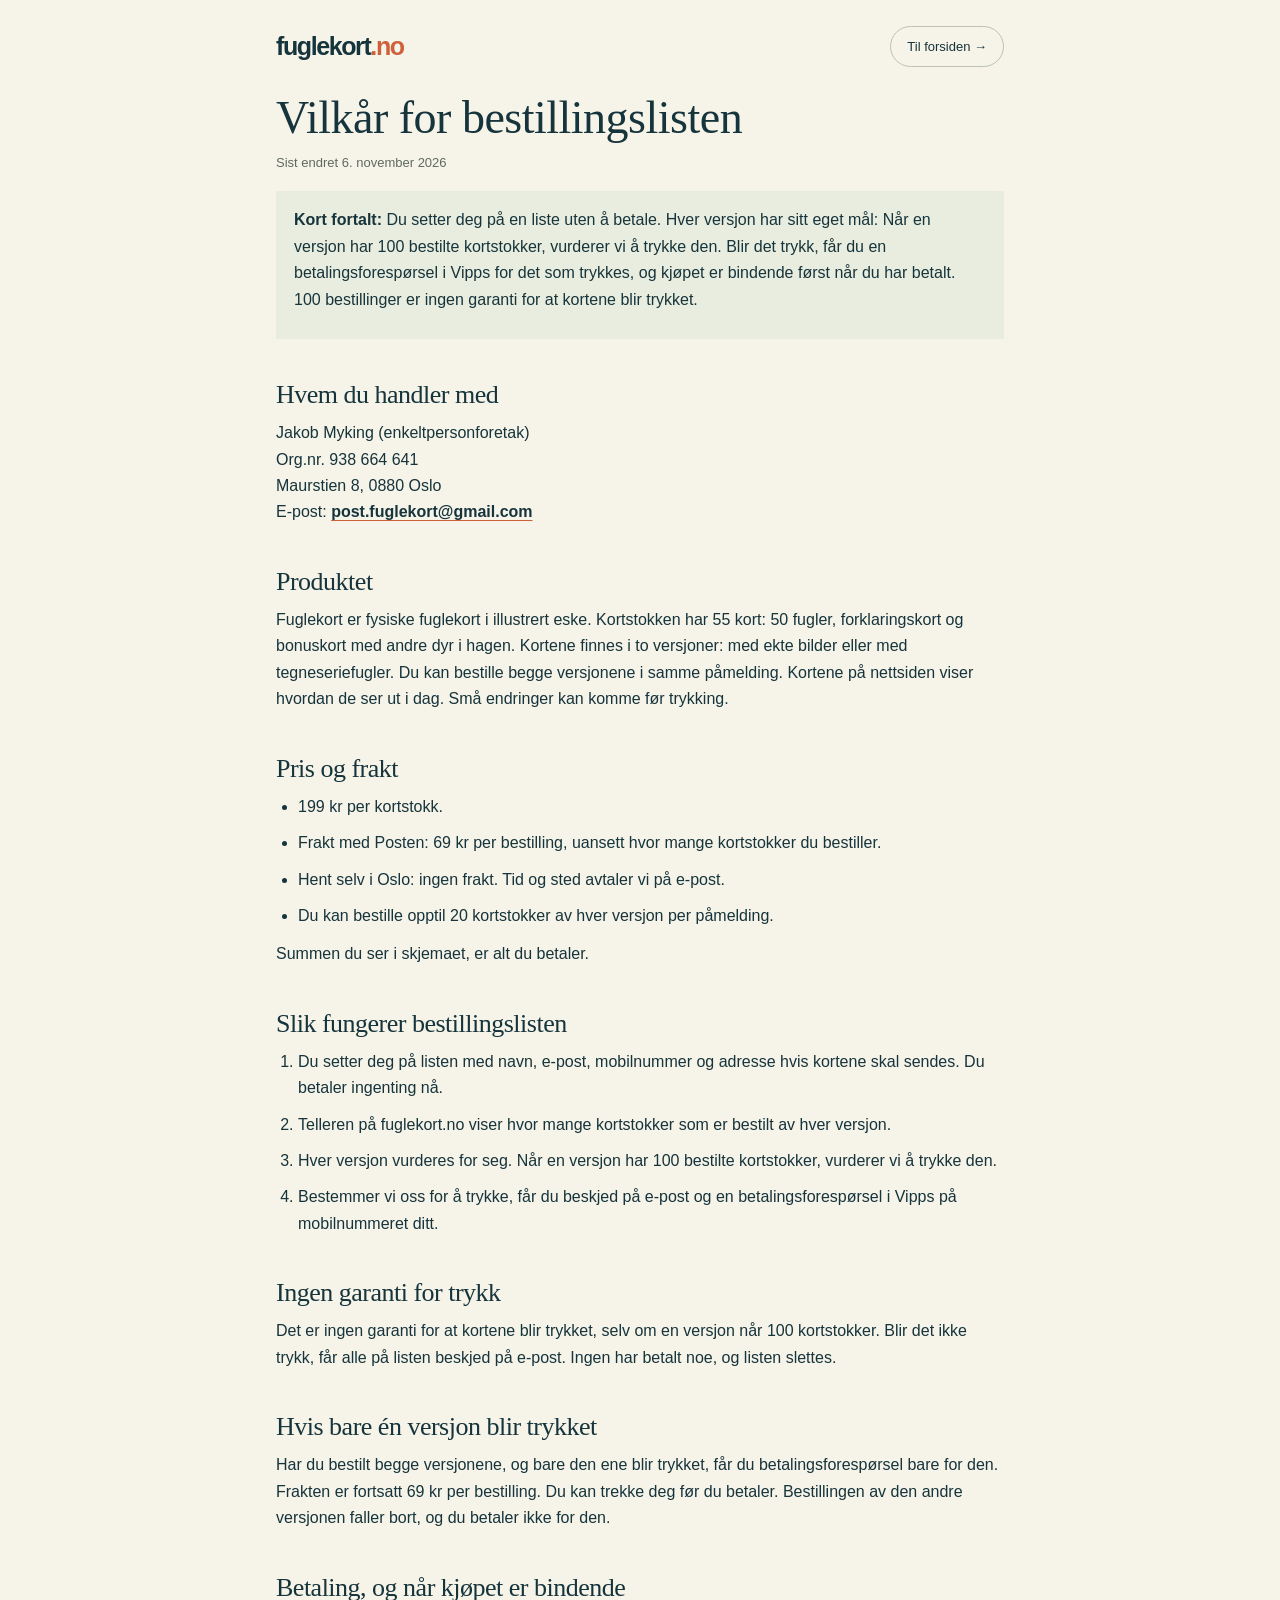
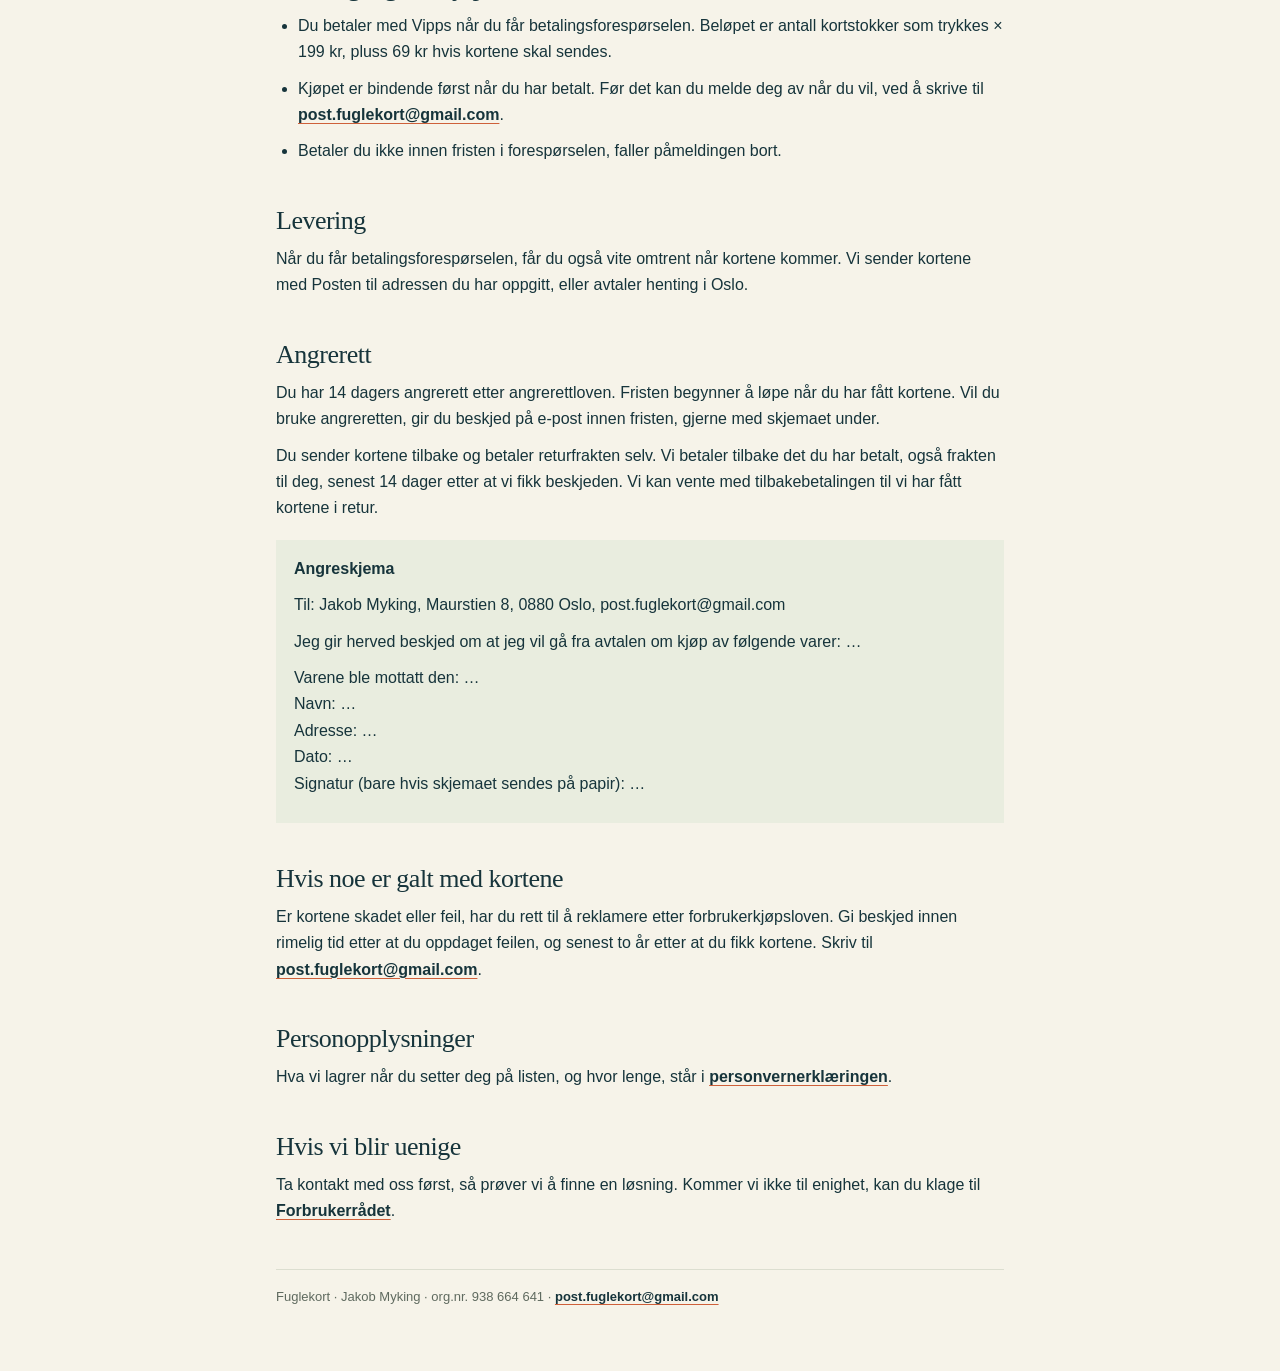
<file: vilkar/index.html>
<!doctype html>
<html lang="nb">
<head>
<meta charset="utf-8">
<meta name="viewport" content="width=device-width,initial-scale=1">
<title>Vilkår for bestillingslisten – Fuglekort</title>
<meta name="description" content="Pris, frakt, betaling med Vipps og angrerett når du setter deg på bestillingslisten for Fuglekort.">
<meta name="theme-color" content="#f6f3e9">
<link rel="icon" href="/app/icons/icon-192.png">
<link rel="stylesheet" href="/side.css">
</head>
<body>
<header class="topp"><a class="wordmark" href="/" aria-label="fuglekort.no, forsiden">fuglekort<span class="brand-dot">.no</span></a><a class="til-appen" href="/">Til forsiden →</a></header>
<main>
  <h1>Vilkår for bestillingslisten</h1>
  <p class="liten">Sist endret 6. november 2026</p>

  <div class="kort">
    <p><b>Kort fortalt:</b> Du setter deg på en liste uten å betale. Hver versjon har sitt eget mål: Når en versjon har 100 bestilte kortstokker, vurderer vi å trykke den. Blir det trykk, får du en betalingsforespørsel i Vipps for det som trykkes, og kjøpet er bindende først når du har betalt. 100 bestillinger er ingen garanti for at kortene blir trykket.</p>
  </div>

  <h2 id="selger">Hvem du handler med</h2>
  <p>Jakob Myking (enkeltpersonforetak)<br>
  Org.nr. 938 664 641<br>
  Maurstien 8, 0880 Oslo<br>
  E-post: <a href="mailto:post.fuglekort@gmail.com">post.fuglekort@gmail.com</a></p>

  <h2 id="produktet">Produktet</h2>
  <p>Fuglekort er fysiske fuglekort i illustrert eske. Kortstokken har 55 kort: 50 fugler, forklaringskort og bonuskort med andre dyr i hagen. Kortene finnes i to versjoner: med ekte bilder eller med tegneseriefugler. Du kan bestille begge versjonene i samme påmelding. Kortene på nettsiden viser hvordan de ser ut i dag. Små endringer kan komme før trykking.</p>

  <h2 id="pris">Pris og frakt</h2>
  <ul>
    <li>199 kr per kortstokk.</li>
    <li>Frakt med Posten: 69 kr per bestilling, uansett hvor mange kortstokker du bestiller.</li>
    <li>Hent selv i Oslo: ingen frakt. Tid og sted avtaler vi på e-post.</li>
    <li>Du kan bestille opptil 20 kortstokker av hver versjon per påmelding.</li>
  </ul>
  <p>Summen du ser i skjemaet, er alt du betaler.</p>

  <h2 id="listen">Slik fungerer bestillingslisten</h2>
  <ol>
    <li>Du setter deg på listen med navn, e-post, mobilnummer og adresse hvis kortene skal sendes. Du betaler ingenting nå.</li>
    <li>Telleren på fuglekort.no viser hvor mange kortstokker som er bestilt av hver versjon.</li>
    <li>Hver versjon vurderes for seg. Når en versjon har 100 bestilte kortstokker, vurderer vi å trykke den.</li>
    <li>Bestemmer vi oss for å trykke, får du beskjed på e-post og en betalingsforespørsel i Vipps på mobilnummeret ditt.</li>
  </ol>

  <h2 id="ingen-garanti">Ingen garanti for trykk</h2>
  <p>Det er ingen garanti for at kortene blir trykket, selv om en versjon når 100 kortstokker. Blir det ikke trykk, får alle på listen beskjed på e-post. Ingen har betalt noe, og listen slettes.</p>

  <h2 id="en-versjon">Hvis bare én versjon blir trykket</h2>
  <p>Har du bestilt begge versjonene, og bare den ene blir trykket, får du betalingsforespørsel bare for den. Frakten er fortsatt 69 kr per bestilling. Du kan trekke deg før du betaler. Bestillingen av den andre versjonen faller bort, og du betaler ikke for den.</p>

  <h2 id="betaling">Betaling, og når kjøpet er bindende</h2>
  <ul>
    <li>Du betaler med Vipps når du får betalingsforespørselen. Beløpet er antall kortstokker som trykkes × 199 kr, pluss 69 kr hvis kortene skal sendes.</li>
    <li>Kjøpet er bindende først når du har betalt. Før det kan du melde deg av når du vil, ved å skrive til <a href="mailto:post.fuglekort@gmail.com?subject=Meld%20meg%20av">post.fuglekort@gmail.com</a>.</li>
    <li>Betaler du ikke innen fristen i forespørselen, faller påmeldingen bort.</li>
  </ul>

  <h2 id="levering">Levering</h2>
  <p>Når du får betalingsforespørselen, får du også vite omtrent når kortene kommer. Vi sender kortene med Posten til adressen du har oppgitt, eller avtaler henting i Oslo.</p>

  <h2 id="angrerett">Angrerett</h2>
  <p>Du har 14 dagers angrerett etter angrerettloven. Fristen begynner å løpe når du har fått kortene. Vil du bruke angreretten, gir du beskjed på e-post innen fristen, gjerne med skjemaet under.</p>
  <p>Du sender kortene tilbake og betaler returfrakten selv. Vi betaler tilbake det du har betalt, også frakten til deg, senest 14 dager etter at vi fikk beskjeden. Vi kan vente med tilbakebetalingen til vi har fått kortene i retur.</p>
  <div class="kort">
    <p><b>Angreskjema</b></p>
    <p>Til: Jakob Myking, Maurstien 8, 0880 Oslo, post.fuglekort@gmail.com</p>
    <p>Jeg gir herved beskjed om at jeg vil gå fra avtalen om kjøp av følgende varer: …</p>
    <p>Varene ble mottatt den: …<br>
    Navn: …<br>
    Adresse: …<br>
    Dato: …<br>
    Signatur (bare hvis skjemaet sendes på papir): …</p>
  </div>

  <h2 id="reklamasjon">Hvis noe er galt med kortene</h2>
  <p>Er kortene skadet eller feil, har du rett til å reklamere etter forbrukerkjøpsloven. Gi beskjed innen rimelig tid etter at du oppdaget feilen, og senest to år etter at du fikk kortene. Skriv til <a href="mailto:post.fuglekort@gmail.com">post.fuglekort@gmail.com</a>.</p>

  <h2 id="personvern">Personopplysninger</h2>
  <p>Hva vi lagrer når du setter deg på listen, og hvor lenge, står i <a href="/personvern/#bestillingslisten">personvernerklæringen</a>.</p>

  <h2 id="uenighet">Hvis vi blir uenige</h2>
  <p>Ta kontakt med oss først, så prøver vi å finne en løsning. Kommer vi ikke til enighet, kan du klage til <a href="https://www.forbrukerradet.no/">Forbrukerrådet</a>.</p>

  <footer class="liten">Fuglekort · Jakob Myking · org.nr. 938 664 641 · <a href="mailto:post.fuglekort@gmail.com">post.fuglekort@gmail.com</a></footer>
</main>
</body>
</html>
</file>
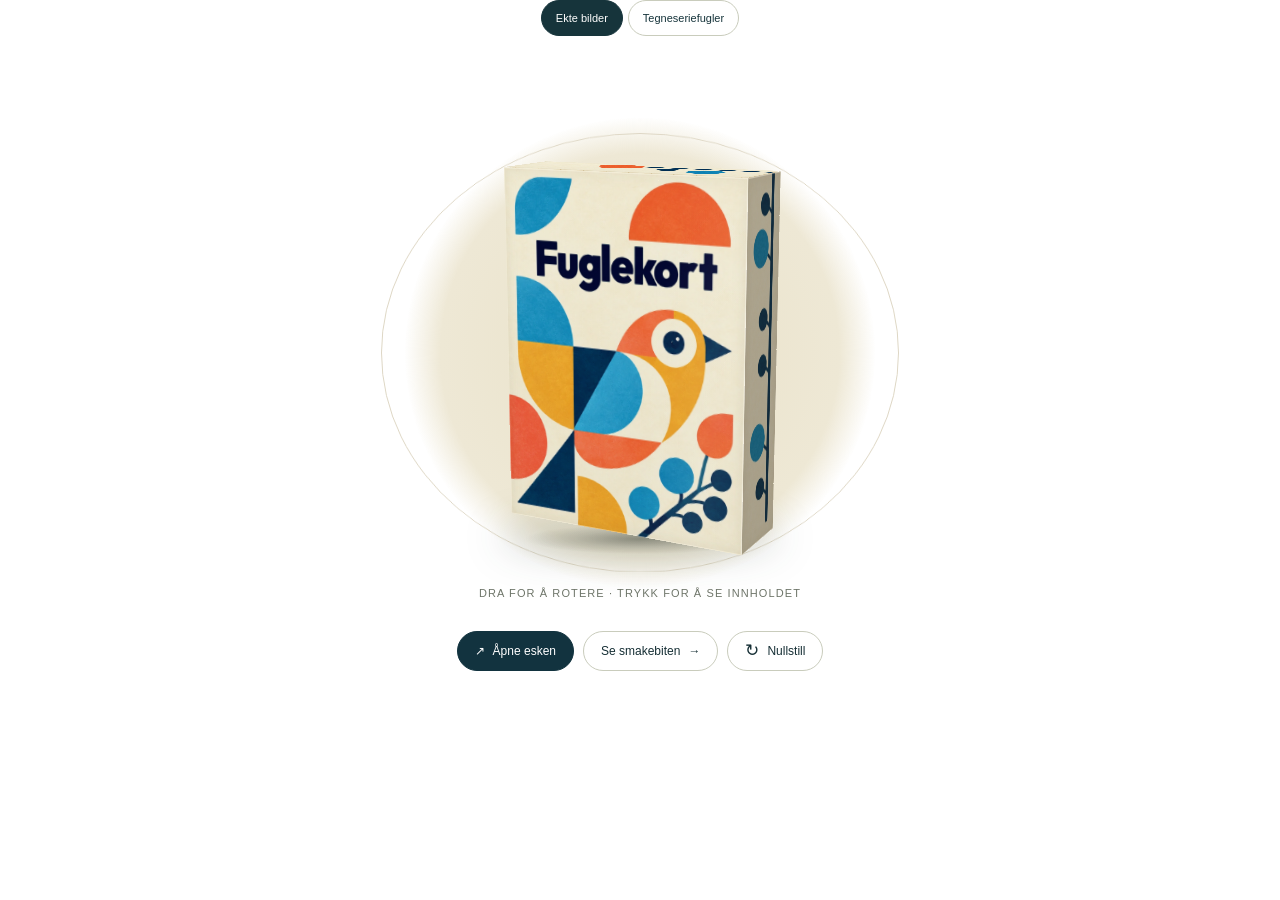
<file: embed.html>
<!doctype html><html lang="nb"><head><meta charset="utf-8"><meta name="viewport" content="width=device-width,initial-scale=1"><title>fuglekort.no — Interaktiv korteske</title><link rel="stylesheet" href="style.css"><style>body{background:transparent}fuglekort-box{max-width:720px;margin:auto}.viewer{max-width:98vw;height:90dvh}</style></head><body><fuglekort-box realisme></fuglekort-box><dialog id="viewer" class="viewer" aria-label="Se fuglekort"><button class="close" aria-label="Lukk">✕</button><div class="viewer-layout"><button class="round prev" aria-label="Forrige kort">←</button><div class="viewer-card"><img id="large-card" alt=""><p id="card-counter" aria-live="polite"></p></div><button class="round next" aria-label="Neste kort">→</button></div></dialog><script type="module">
import './fuglekort-box.js?v=8';
const box=document.querySelector('fuglekort-box'),dialog=document.querySelector('dialog');let cards=[],current=0;
function show(i){if(!cards.length)return;current=(i+cards.length)%cards.length;document.querySelector('#large-card').src=cards[current].image;document.querySelector('#large-card').alt=cards[current].name;document.querySelector('#card-counter').textContent=`${cards[current].name} · ${current+1} / ${cards.length}`;if(!dialog.open)dialog.showModal()}
box.addEventListener('cards-ready',e=>{cards=e.detail;if(dialog.open)show(current)});box.addEventListener('inspect-card',e=>show(e.detail.index));dialog.querySelector('.close').onclick=()=>dialog.close();dialog.querySelector('.prev').onclick=()=>show(current-1);dialog.querySelector('.next').onclick=()=>show(current+1);dialog.addEventListener('keydown',e=>{if(e.key==='ArrowLeft'){e.preventDefault();show(current-1)}if(e.key==='ArrowRight'){e.preventDefault();show(current+1)}});
</script></body></html>
</file>
<file: style.css>
:root{--paper:#f6f3e9;--ink:#16343b;--muted:#6d756a;--orange:#ce603a;--line:#dcded0}*{box-sizing:border-box}html{scroll-behavior:smooth;scroll-padding-top:35px}body{margin:0;background:var(--paper);color:var(--ink);font-family:Arial,Helvetica,sans-serif;-webkit-font-smoothing:antialiased}button,a{-webkit-tap-highlight-color:transparent}button{font:inherit;cursor:pointer}a{color:inherit;text-decoration:none}button:focus-visible,a:focus-visible{outline:3px solid var(--orange);outline-offset:5px}button:disabled{opacity:.4;cursor:default}.header{height:100px;border-bottom:1px solid var(--line);margin:0 5.4%;display:flex;align-items:center;justify-content:space-between}.wordmark{font-size:29px;letter-spacing:-1.6px;font-weight:800;display:flex;align-items:center}.brand-dot{color:var(--orange)}nav{display:flex;gap:35px;font-size:13px}nav a:hover{color:var(--orange)}.header-order{background:transparent;border:1px solid #bac3b4;border-radius:30px;padding:13px 22px;color:var(--ink);font-size:12px}.header-order span{padding-left:20px}.hero{max-width:1500px;margin:auto;display:grid;grid-template-columns:46% 54%;padding:40px 5.4% 54px;align-items:center;min-height:680px}.eyebrow{font-size:10px;letter-spacing:2px;font-weight:600;margin:0 0 24px;line-height:1.5}.hero-copy>.eyebrow{display:flex;align-items:center;gap:10px}.eyebrow>span{width:6px;height:6px;border-radius:50%;background:var(--orange)}h1,h2{font-family:Georgia,'Times New Roman',serif;font-weight:400;margin:0;letter-spacing:-3.2px}h1{font-size:clamp(55px,5.8vw,88px);line-height:1.03}h1 em{display:block}em{font-weight:400;color:var(--orange)}.intro{font-size:16px;color:#57675e;line-height:1.75;margin:28px 0 27px}.hero-actions{display:flex;gap:22px;align-items:center}.button{border:0;border-radius:32px;padding:18px 25px;display:inline-flex;align-items:center;justify-content:space-between;gap:27px;font-size:13px;line-height:1.2}.dark{background:var(--ink);color:#fff}.dark:hover{background:#2e5459}.text-link{font-size:12px;border-bottom:1px solid #a9b2a7;padding-bottom:5px;white-space:nowrap}.text-link span{padding-left:8px}.hero-note{display:flex;align-items:center;gap:13px;margin-top:30px}.hero-note p{font-size:11px;line-height:1.5;color:#76806e;margin:0}.sun{font-size:36px;color:#bca14c;font-weight:normal}.product{position:relative;padding-left:20px;min-width:0}.product-caption{display:flex;justify-content:space-between;margin:25px 25px 0;color:#87907f;font-size:8px;letter-spacing:1.5px}.collection{padding:84px 5.4% 65px;max-width:1600px;margin:auto}.section-head{display:flex;justify-content:space-between;align-items:end;margin-bottom:36px}.section-head .eyebrow{margin-bottom:15px}h2{font-size:clamp(36px,3.7vw,54px);line-height:1.12;letter-spacing:-1.8px}.collection-controls{display:flex;align-items:center;gap:10px}.collection-controls p{font-size:11px;line-height:1.7;margin:0 20px 0 0}.collection-controls p span{color:#798270}.collection-controls button,.round{width:39px;height:39px;border:1px solid #c4ccb8;color:var(--ink);background:transparent;border-radius:50%;font-size:18px}.collection-controls button:hover{background:#e6e8d9}.card-rail{display:flex;gap:28px;overflow-x:auto;scroll-snap-type:x mandatory;padding:10px 2px 24px;scrollbar-width:thin;scrollbar-color:#c9ccb9 transparent}.card-tile{flex:0 0 210px;border:0;background:transparent;padding:0;text-align:left;color:var(--ink);scroll-snap-align:start}.card-tile img{width:100%;height:auto;display:block;border-radius:10px;box-shadow:0 7px 12px #3944330d;transition:transform .3s}.card-tile:hover img{transform:translateY(-6px) rotate(-1deg)}.card-label{display:flex;justify-content:space-between;align-items:center;margin-top:15px;font-size:12px}.card-label small{color:#839078;font-size:9px}.rail-foot{display:flex;justify-content:flex-end;font-size:8px;color:#7e8876;letter-spacing:1.5px;margin-top:21px}.rail-foot>span:last-child>span{font-size:16px;margin-left:12px}.story{margin:25px 5.4% 0;border-top:1px solid var(--line);padding:78px 4% 85px;display:grid;grid-template-columns:1fr 1fr;gap:12%;align-items:center}.story-art{background:#e6e8d8;min-height:515px;display:flex;flex-direction:column;align-items:center;justify-content:center;overflow:hidden}.story-art img{width:56%;max-width:260px;transform:rotate(-9deg);box-shadow:12px 22px 35px #2d443123}.story-art span{font-family:Georgia,serif;font-style:italic;font-size:20px;margin-top:40px;color:#6e775e}.story-copy>p:not(.eyebrow){max-width:420px;line-height:1.8;font-size:13px;color:#6b796a;margin-top:24px}.story-list{margin-top:28px}.story-list>div{display:flex;gap:19px;border-top:1px solid var(--line);padding:16px 0}.story-list>div>span{font-size:10px;color:var(--orange);padding-top:4px}.story-list p{margin:0;color:#77816f;font-size:11px;line-height:1.6;max-width:330px}.story-list strong{display:block;color:var(--ink);font-size:12px;margin-bottom:4px;font-weight:500}.order-section{text-align:center;background:#e9eddf;padding:75px 20px}.order-section .button{margin-top:30px}.order-section h2{font-size:54px}.launch-note{font-size:11px;color:#7b856f;margin-top:22px}footer{padding:35px 5.4%;display:flex;align-items:center;justify-content:space-between}footer .wordmark{font-size:24px}footer>span,footer small{font-size:10px;color:#77816f}dialog{border:0;padding:0;color:var(--ink)}dialog::backdrop{background:#152c30ba;backdrop-filter:blur(8px)}.close{position:absolute;top:20px;right:20px;border:1px solid #c7cebf;width:38px;height:38px;border-radius:50%;background:#f6f3e9;color:var(--ink);z-index:3}.viewer{background:transparent;overflow:visible;max-width:100vw;width:850px;height:min(92dvh,920px);max-height:94dvh}.viewer .close{right:16px;top:10px;background:#fff}.viewer-layout{height:calc(100% - 40px);display:flex;align-items:center;justify-content:center;gap:35px}.viewer-card{height:100%;min-width:0;display:flex;flex-direction:column;align-items:center;padding-top:15px}.viewer-card img{height:calc(100% - 38px);max-width:100%;object-fit:contain;border-radius:15px}.viewer-card p{color:#f3f0e5;font-size:11px;letter-spacing:1px;margin:14px 0 0}.viewer .round{flex-shrink:0;background:#f6f3e9;border:0;width:42px;height:42px}.viewer-tip{text-align:center;font-size:11px;color:#d8dece}.order-dialog{width:510px;max-width:calc(100vw - 30px);background:var(--paper);padding:43px 35px;border-radius:5px;max-height:92dvh;overflow:auto}.order-dialog h2{font-size:37px}.order-product{display:flex;gap:25px;align-items:center;padding:28px 0}.order-product>img{width:88px;transform:rotate(-5deg);box-shadow:4px 7px 10px #1c32331c}.order-product h3{margin:0 0 8px;font-size:17px}.order-product p{font-size:12px;color:#74806c;line-height:1.5;margin:0 0 16px}.quantity{display:inline-flex;align-items:center;border:1px solid #cbd0c1;border-radius:20px;overflow:hidden}.quantity button{border:0;background:transparent;width:33px;height:30px;color:var(--ink)}.quantity output{width:35px;text-align:center;font-size:12px}.order-status{display:flex;gap:10px;background:#e9ecdf;padding:18px;margin:12px 0 24px}.status-dot{background:#c37246;width:6px;height:6px;border-radius:50%;flex-shrink:0;margin-top:4px}.order-status strong{font-size:12px}.order-status p{font-size:11px;line-height:1.7;color:#6c7766;margin:7px 0 0}.wide{width:100%}.demo-note{text-align:center;font-size:10px;line-height:1.6;color:#818877;margin:16px 0 0}body.modal-open{overflow:hidden}
@media(min-width:1600px){.header,footer{max-width:1500px;margin:auto}.hero{padding-inline:50px}}@media(max-width:1100px){.hero-actions{gap:13px;flex-wrap:wrap}.hero{grid-template-columns:44% 56%;padding-inline:4%;gap:0}.product{padding-left:0}h1{font-size:61px}.story{gap:7%;padding-inline:0}.story-art{min-height:460px}.collection-controls p{display:none}}
@media(max-width:760px){.header{height:77px;margin-inline:6%}.wordmark{font-size:25px}nav{display:none}.header-order{font-size:11px;padding:10px 14px}.header-order span{padding-left:12px}.hero{display:flex;flex-direction:column;padding:40px 6% 32px;min-height:0}.hero-copy{width:100%}h1{font-size:clamp(52px,10vw,70px);letter-spacing:-2px}h1 em{display:inline}.intro{font-size:14px;margin:19px 0 23px}.intro br{display:none}.hero-copy .eyebrow{font-size:9px;margin-bottom:19px}.hero-actions{gap:20px}.button{font-size:12px;padding:16px 22px}.hero-note{display:none}.product{width:calc(100% + 30px);margin-top:15px}.product-caption{font-size:7px;letter-spacing:1px;margin:22px 18px 0}.collection{padding:50px 6% 35px}.section-head{align-items:end;gap:12px;margin-bottom:24px}.section-head .eyebrow{font-size:8px;letter-spacing:1.5px}h2{font-size:35px}.collection-controls{gap:5px}.collection-controls button{width:31px;height:31px}.card-rail{gap:18px}.card-tile{flex-basis:185px}.rail-foot{font-size:7px;line-height:1.6}.rail-foot>span:last-child{display:none}.story{margin:0 6%;padding:42px 0;grid-template-columns:1fr;gap:40px}.story-art{min-height:370px}.story-art img{width:185px}.story-art span{font-size:19px;margin-top:30px}.story-copy h2{font-size:42px}.story-list p{max-width:none}.order-section{padding:50px 20px}.order-section h2{font-size:37px}footer{padding:30px 6%}footer>span{display:none}.viewer-layout{gap:8px}.viewer .round{width:30px;height:30px}.viewer-card{padding-top:45px}.viewer-card img{border-radius:9px}.viewer{width:100vw;height:min(90dvh,760px)}.viewer .close{top:2px;right:10px}.order-dialog{padding:35px 24px}.order-dialog h2{font-size:31px}}
@media(prefers-reduced-motion:reduce){html{scroll-behavior:auto}*{transition:none!important}}
/* Five-card sample and companion app. */
@media(min-width:761px){.card-rail{display:grid;grid-template-columns:repeat(5,minmax(0,1fr));gap:24px;overflow:visible}.card-tile{min-width:0}.collection-controls button{display:none}.rail-foot>span:last-child{display:none}}
.app-section{margin:0 5.4% 65px;border-top:1px solid var(--line);padding:45px 4% 0;display:flex;align-items:center;gap:30px}.app-mark{font-family:Georgia,serif;font-size:55px;background:#e6e8d8;color:var(--orange);width:88px;height:100px;border-radius:20px;display:flex;align-items:center;justify-content:center;flex-shrink:0;transform:rotate(-7deg)}.app-copy{flex:1}.app-copy .eyebrow{font-size:8px;margin-bottom:12px}.app-copy h2{font-size:34px}.app-copy>p:last-child{font-size:12px;line-height:1.7;color:var(--muted);max-width:400px;margin:15px 0 0}.play-link{display:flex;align-items:center;gap:13px;background:#12333f;color:#fff;padding:15px 18px;border-radius:11px;flex-shrink:0}.play-link:hover{background:#244b56}.play-link small{display:block;font-size:9px;line-height:1.6;color:#dce5de}.play-link strong{display:block;font-size:22px;letter-spacing:-.4px;font-weight:500}.external-arrow{align-self:start;font-size:14px;margin-left:6px}
@media(max-width:760px){.app-section{margin:0 6% 42px;padding:35px 0 0;flex-wrap:wrap;gap:21px}.app-mark{width:60px;height:75px;font-size:40px;border-radius:14px}.app-copy{flex-basis:calc(100% - 90px)}.app-copy h2{font-size:29px}.play-link{margin-left:81px}.app-copy>p:last-child{font-size:11px}}
.reading-guide{margin:0 5.4%;border-top:1px solid var(--line);padding:66px 4% 60px}.guide-heading{margin-bottom:35px}.guide-heading .eyebrow{margin-bottom:15px}.guide-heading>p:last-child{color:var(--muted);font-size:13px;line-height:1.7}.guide-columns{display:grid;grid-template-columns:.9fr 1.1fr;gap:65px}.star-guide{background:#e9eddf;padding:31px 32px;align-self:start}.star-guide .eyebrow{margin-bottom:12px;color:#748267}.star-guide h3{font-family:Georgia,serif;font-weight:400;font-size:28px;line-height:1.2;letter-spacing:-.5px;margin:0 0 24px}.star-list{padding:0;list-style:none;margin:0}.star-list li{display:flex;gap:17px;align-items:center;padding:9px 0;font-size:12px}.stars{white-space:nowrap;color:#c99226;font-size:19px;letter-spacing:1.5px;flex-shrink:0}.empty-stars{color:#c9cebc}.guide-note{font-size:10px;line-height:1.8;color:#6c7964;margin:24px 0 0}.star-distinction{border-top:1px solid #cfd6c2;padding-top:18px}.guide-details details,.credit-details details{border-top:1px solid var(--line)}.guide-details details:last-child,.credit-details details:last-child{border-bottom:1px solid var(--line)}summary{list-style:none;cursor:pointer;position:relative;padding:22px 25px 22px 0;font-size:15px;font-weight:500}summary::-webkit-details-marker{display:none}summary:after{content:'+';position:absolute;right:2px;top:21px;font-size:20px;font-weight:400;color:#79896d}details[open]>summary:after{content:'−'}summary span{display:block;font-size:10px;color:#78836e;margin-top:6px;font-weight:400}summary:focus-visible{outline:3px solid var(--orange);outline-offset:3px}.detail-content{padding:0 0 24px}.detail-content>p{font-size:12px;color:#697763;line-height:1.8;margin:0 0 18px}.status-grid{display:grid;grid-template-columns:repeat(3,minmax(0,1fr));gap:13px 7px}.status-grid>div{display:flex;gap:6px;align-items:center;font-size:10px}.status-chip{min-width:29px;padding:4px 5px;border-radius:14px;display:inline-block;text-align:center;font-weight:700;font-size:10px;color:#17372c;background:#e2e4d9}.status-lc{background:#93c792}.status-nt{background:#dae488}.status-vu{background:#f2d976}.status-en{background:#efb187}.status-cr{background:#c64635;color:white}.status-re{background:#54465e;color:white}.status-na,.status-ne{background:white;border:1px solid #c7cdbf}.map-legend,.group-legend{padding:0;margin:0;list-style:none;display:grid;grid-template-columns:1fr 1fr;gap:12px 15px}.map-legend li,.group-legend li{display:flex;align-items:center;gap:9px;font-size:11px;line-height:1.5}.map-legend i{width:11px;height:11px;border-radius:50%;flex-shrink:0}.group-stripe{width:7px;height:23px;border-radius:3px;flex-shrink:0}.credits-section{margin:0 5.4%;border-top:1px solid var(--line);padding:60px 4% 65px;display:grid;grid-template-columns:.9fr 1.1fr;gap:65px}.credits-section h2{font-size:38px}.credits-section>div>p:not(.eyebrow){font-size:13px;color:var(--muted);line-height:1.8;max-width:350px}.source-links{display:flex;gap:15px;flex-wrap:wrap;font-size:11px}.source-links a,.detail-content>p>a{text-decoration:underline;text-underline-offset:3px}.photo-credits{width:100%;border-collapse:collapse;text-align:left;font-size:11px;margin:5px 0 19px}.photo-credits caption{position:absolute;width:1px;height:1px;overflow:hidden;clip-path:inset(50%)}.photo-credits th{font-size:9px;letter-spacing:.6px;color:#748269;font-weight:500;text-transform:uppercase}.photo-credits th,.photo-credits td{padding:10px 2px;border-bottom:1px solid var(--line)}.footer-sources{font-size:10px;color:#77816f}
@media(max-width:1000px){.guide-columns,.credits-section{gap:32px}.reading-guide,.credits-section{padding-inline:0}.star-guide{padding:25px 22px}.star-list li{gap:12px}.stars{font-size:17px;letter-spacing:.5px}.status-grid{grid-template-columns:1fr 1fr}}
@media(max-width:760px){.reading-guide{margin:0 6%;padding:42px 0}.guide-heading{margin-bottom:25px}.guide-columns,.credits-section{grid-template-columns:1fr;gap:30px}.star-guide{padding:26px}.star-list li{font-size:12px;gap:20px}.stars{font-size:19px;letter-spacing:1px}.guide-note{font-size:11px}.status-grid{grid-template-columns:repeat(3,minmax(0,1fr));gap:12px 4px}.status-grid>div{font-size:9px;gap:4px}.status-chip{font-size:9px;min-width:25px}.group-legend{gap:10px}.credits-section{margin:0 6%;padding:40px 0;gap:15px}.credits-section h2{font-size:34px}.footer-sources{font-size:9px;max-width:105px;text-align:center;line-height:1.6}}
@media(max-width:365px){.status-grid{grid-template-columns:1fr 1fr}.group-legend{grid-template-columns:1fr}}
.domain-title{font-size:clamp(44px,5.1vw,76px);letter-spacing:-3px;white-space:nowrap}.domain-title span{color:var(--orange)}.hero-tagline{font:italic 25px/1.3 Georgia,serif;color:#68785f;margin:22px 0 0}.edition-picker{display:flex;gap:6px;flex-wrap:wrap;align-items:center}.edition-picker button{font-size:12px;color:var(--ink);padding:12px 18px;background:transparent;border:1px solid #bdc6b3;border-radius:26px;transition:background .2s,color .2s}.edition-picker button[aria-pressed="true"]{background:var(--ink);border-color:var(--ink);color:#fff}.edition-picker button:hover{box-shadow:0 0 0 1px #76866c}.edition-note{font-size:11px;color:var(--muted);margin:14px 0 16px}.viewer-editions{display:flex;justify-content:center;height:48px;padding-right:42px}.viewer-editions .edition-picker{justify-content:center;gap:5px}.viewer-editions button{background:#f6f3e9;font-size:11px;padding:10px 14px}.viewer .viewer-layout{height:calc(100% - 90px)}.viewer .close{top:0}.viewer .viewer-card{padding-top:10px}.viewer-tip{line-height:1.5}#order-edition{color:var(--ink);font-size:11px;font-weight:600}.order-dialog>.edition-picker{margin:0 0 22px}.order-dialog>.edition-picker button{font-size:11px;padding:10px 12px}
@media(max-width:1100px) and (min-width:761px){.domain-title{font-size:clamp(38px,4.9vw,54px);letter-spacing:-2px}.hero-tagline{font-size:21px}}
@media(max-width:760px){.domain-title{font-size:clamp(40px,9vw,66px);letter-spacing:-2px}.hero-tagline{font-size:22px;margin-top:14px}.collection .edition-picker button{font-size:11px;padding:11px 13px}.viewer-editions{height:46px;padding-right:42px}.viewer-editions button{font-size:9px;padding:9px 10px}.viewer-card p{font-size:9px;line-height:1.5;text-align:center}.header .wordmark{font-size:24px}footer .wordmark{font-size:21px}}
.footer-links{display:flex;flex-wrap:wrap;gap:8px 20px}.footer-links a:hover{color:var(--orange)}
@media(max-width:760px){footer{flex-wrap:wrap;gap:14px 20px;padding:30px 6%}.footer-links{order:3;width:100%;gap:10px 18px}}
/* Bestillingslisten i bestillingsdialogen, i samme stil som knappene og versjonsvalget */
[hidden]{display:none!important}.order-product .price{color:var(--ink);font-size:12px;margin:0 0 10px}.order-product .price strong{font-size:17px;font-weight:600}.versions{margin:0 0 4px}.versions>.field-label{margin-bottom:6px}.version-row{border-bottom:1px solid var(--line);padding:14px 0}.version-row:first-of-type{border-top:1px solid var(--line)}.version-head{display:flex;justify-content:space-between;align-items:center;gap:12px}.version-head strong{font-size:14px;font-weight:600}.version-progress{display:grid;grid-template-columns:minmax(0,1fr) auto;align-items:center;gap:12px;margin-top:11px}.version-progress small{font-size:10px;color:var(--muted);white-space:nowrap}.progress-bar{height:6px;border-radius:3px;background:#dde2cf;overflow:hidden}.progress-bar span{display:block;height:100%;width:0;background:var(--orange);border-radius:3px;transition:width .6s}
.order-form{display:grid;gap:20px;margin-top:4px}.field{display:grid;gap:9px;min-width:0}.field-label{font-size:10px;letter-spacing:2px;font-weight:600;text-transform:uppercase;line-height:1.5;margin:0;padding:0}.field input{font:16px/1.3 Arial,Helvetica,sans-serif;color:var(--ink);background:transparent;border:1px solid #bdc6b3;border-radius:26px;padding:13px 20px;width:100%;min-width:0;transition:border-color .2s,box-shadow .2s}.field input::placeholder{color:#9aa292}.field input:hover{box-shadow:0 0 0 1px #76866c}.field input:focus{outline:0;border-color:var(--ink);box-shadow:0 0 0 1px var(--ink)}.field input[aria-invalid="true"]{border-color:var(--orange);box-shadow:0 0 0 1px var(--orange)}.field-note{font-size:11px;line-height:1.6;color:var(--muted);margin:0}.field-row{display:grid;grid-template-columns:minmax(0,2fr) minmax(0,3fr);gap:10px}.address-fields{display:grid;gap:20px}
.delivery{border:0;padding:0;margin:0;min-width:0;display:grid;gap:10px}.delivery legend{margin-bottom:9px}.delivery-options{display:flex;flex-wrap:wrap;gap:6px}.delivery-options label{position:relative;cursor:pointer}.delivery-options input{position:absolute;inset:0;width:100%;height:100%;margin:0;opacity:0;cursor:pointer}.delivery-options span{display:inline-block;font-size:12px;color:var(--ink);padding:12px 18px;border:1px solid #bdc6b3;border-radius:26px;transition:background .2s,color .2s}.delivery-options label:hover span{box-shadow:0 0 0 1px #76866c}.delivery-options input:checked+span{background:var(--ink);border-color:var(--ink);color:#fff}.delivery-options input:focus-visible+span{outline:3px solid var(--orange);outline-offset:3px}
.order-total{display:flex;justify-content:space-between;align-items:flex-end;gap:12px;border-block:1px solid var(--line);padding:18px 0}.order-total .field-label{margin-bottom:5px}.order-total span{font-size:11px;line-height:1.5;color:var(--muted)}.order-total strong{font-family:Georgia,'Times New Roman',serif;font-weight:400;font-size:34px;letter-spacing:-1px;line-height:1;white-space:nowrap}
.consent{display:flex;gap:12px;align-items:flex-start;font-size:11px;line-height:1.7;color:#6c7766;cursor:pointer}.consent input{accent-color:var(--ink);width:18px;height:18px;margin:1px 0 0;flex-shrink:0}.consent input:focus-visible{outline:3px solid var(--orange);outline-offset:2px}.consent a,.demo-note a{text-decoration:underline;text-underline-offset:2px}.form-error{border-left:3px solid var(--orange);background:#f1e4d9;color:#83361a;font-size:12px;line-height:1.6;padding:12px 14px;margin:0}.hp{position:absolute;left:-9999px;width:1px;height:1px;overflow:hidden}
.order-done{text-align:center;padding:30px 0 4px;outline:0}.done-mark{display:inline-flex;width:54px;height:54px;border-radius:50%;background:var(--ink);color:#fff;font-size:24px;align-items:center;justify-content:center;margin-bottom:18px}.order-done h3{font-family:Georgia,'Times New Roman',serif;font-weight:400;font-size:29px;letter-spacing:-.6px;margin:0 0 12px}.order-done p{font-size:12px;line-height:1.75;color:#5f6d62;margin:0 0 12px}.order-done .button{margin-top:12px}.text-button{background:none;border:0;padding:8px;font-size:12px;color:var(--ink);text-decoration:underline;text-underline-offset:3px;margin-top:14px}
@media(max-width:760px){.delivery-options span{font-size:11px;padding:11px 14px}.order-total strong{font-size:30px}}
/* Forsiden med fokus på bestillingslisten */
.hero-actions .text-link{background:none;border:0;border-bottom:1px solid #a9b2a7;border-radius:0;padding:0 0 5px;color:var(--ink);font:inherit;font-size:12px;cursor:pointer}.hero-price{font-size:12px;color:var(--muted);margin:16px 0 0}.hero-progress{display:grid;gap:10px;margin-top:22px;max-width:400px}.hero-count{display:grid;grid-template-columns:118px minmax(0,1fr) auto;gap:12px;align-items:center;font-size:11px}.hero-count>strong{font-weight:600}.hero-count small{font-size:10px;color:var(--muted);white-space:nowrap}
.collection-cta{display:flex;align-items:center;justify-content:center;gap:12px 22px;flex-wrap:wrap;margin-top:38px}.collection-cta p{font:400 24px/1.2 Georgia,'Times New Roman',serif;letter-spacing:-.5px;margin:0}
.more{margin:0 5.4%;border-top:1px solid var(--line);padding:60px 4% 70px}.more-head{margin-bottom:30px}.more-head .eyebrow{margin-bottom:15px}.more-head>p:not(.eyebrow){font-size:13px;color:var(--muted);margin:14px 0 0}.more-list>details{border-top:1px solid var(--line)}.more-list>details:last-child{border-bottom:1px solid var(--line)}.more-list>details>summary{font-family:Georgia,'Times New Roman',serif;font-weight:400;font-size:22px;letter-spacing:-.4px;padding:24px 30px 24px 0}.more-list>details>summary span{font-family:Arial,Helvetica,sans-serif;letter-spacing:0;font-size:11px}.more-list>details>summary:after{top:24px}.more-list>details>.detail-content{padding:0 0 32px}.more-list>details>.detail-content>p{font-size:13px;max-width:640px}.more .story-list{max-width:520px}.more .guide-columns{margin-top:10px}.more-sub{font-size:13px;font-weight:600;margin:4px 0 10px}.more .source-links+.more-sub{margin-top:30px}.more .play-link{display:inline-flex;margin-top:6px}
@media(max-width:1000px){.more{padding-inline:0}}
@media(max-width:760px){.hero-progress{max-width:none}.hero-count{grid-template-columns:104px minmax(0,1fr) auto}.collection-cta{margin-top:26px}.collection-cta p{font-size:21px}.more{margin:0 6%;padding:42px 0 50px}.more-list>details>summary{font-size:19px;padding:20px 28px 20px 0}.more-list>details>summary:after{top:19px}}
/* Mobil: overskriften og hele esken på første skjermbilde, så introteksten og bestillingsknappen */
@media(max-width:760px){.header{height:64px}.hero{align-items:stretch;padding-top:20px}.hero-copy{display:contents}.hero-copy>.eyebrow{order:1;margin-bottom:12px}.hero-copy>h1{order:2;font-size:clamp(34px,10.2vw,44px);letter-spacing:-1.6px}.hero>.product{order:3;margin-top:14px;align-self:center}.hero-copy>.intro{order:4;margin:6px 0 0}.hero-copy>.hero-actions{order:5;margin-top:24px}.hero-copy>.hero-price{order:6}.hero-copy>.hero-progress{order:7}.hero-copy>.hero-note{order:8}}
/* Appknapper nederst */
.app-buttons{text-align:center;padding:44px 20px 50px}.app-buttons .eyebrow{margin-bottom:18px}.app-buttons-row{display:flex;justify-content:center;gap:10px;flex-wrap:wrap}.app-btn{display:inline-flex;align-items:center;gap:14px;border:1px solid #bac3b4;border-radius:30px;padding:14px 22px;font-size:12px;color:var(--ink);background:transparent}a.app-btn:hover{background:#e9eddf}.app-buttons-row{align-items:center}.play-badge{display:inline-block;border-radius:9px;line-height:0}.play-badge img{display:block;height:48px;width:auto}.play-badge:hover{opacity:.88}.play-badge:focus-visible{outline:3px solid var(--orange);outline-offset:3px}.app-buttons .varemerke{margin:16px 0 0;font-size:10px;color:var(--muted)}
/* Instruksjoner for å legge appen på hjemskjermen */
.app-guide .guide-intro{font-size:13px;line-height:1.7;color:var(--muted);margin:14px 0 22px}.guide-steps{list-style:none;padding:0;margin:0 0 26px;border-top:1px solid var(--line)}.guide-steps li{display:flex;gap:16px;align-items:flex-start;border-bottom:1px solid var(--line);padding:16px 0}.step-n{flex:0 0 28px;height:28px;border-radius:50%;background:var(--ink);color:#fff;font-size:12px;font-weight:600;display:inline-flex;align-items:center;justify-content:center}.guide-steps p{margin:3px 0 0;font-size:14px;line-height:1.75;color:#4c5b54}.guide-steps b{color:var(--ink);font-weight:600}.ui-icon{display:inline-flex;align-items:center;justify-content:center;width:26px;height:26px;margin:0 2px;vertical-align:-7px;border:1px solid #c7cebf;border-radius:8px;background:#fffdf7;color:var(--ink)}.ui-icon svg{width:16px;height:16px}
/* Undertekst under overskriften */
.hero-sub{font-size:19px;line-height:1.4;color:#4c5b54;margin:16px 0 0;letter-spacing:.1px}
@media(max-width:760px){.hero-copy>.hero-sub{order:2;font-size:17px;margin:6px 0 0}.hero>.product{margin-top:6px}}
/* Skille mellom toppen og smakebiten, med mindre luft */
.section-line{border:0;border-top:1px solid var(--line);margin:0 5.4%;height:0}.hero{padding-bottom:40px}.section-line+.collection{padding-top:56px}
@media(max-width:760px){.section-line{margin:0 6%}.hero{padding-bottom:30px}.section-line+.collection{padding-top:34px}}
/* «Slik ser kortene ut»: bilder av de fysiske kortene og et sitat */
.photo-pair{display:flex;gap:12px;align-items:flex-start;margin:4px 0 0}.photo-pair img{display:block;width:100%;height:auto;min-width:0;border-radius:8px;background:#e9e4d4}.photo-wide{flex:2.048 1 0}.photo-square{flex:1 1 0}.photo-quote{margin:26px 0 4px}.photo-quote blockquote{margin:0}.photo-quote blockquote p{font:italic 400 28px/1.25 Georgia,'Times New Roman',serif;letter-spacing:-.4px;color:var(--ink);margin:0}.photo-quote figcaption{font-size:12px;color:var(--muted);margin-top:8px}
@media(max-width:760px){.photo-pair{flex-direction:column;gap:10px}.photo-wide,.photo-square{flex:none}.photo-quote{margin-top:20px}.photo-quote blockquote p{font-size:24px}}
</file>
<file: side.css>
/* fuglekort.no: personvernerklæringen, i samme stil som forsiden (style.css). Bare systemfonter, ingenting utenfra. */
:root{--paper:#f6f3e9;--ink:#16343b;--muted:#5f6a5f;--orange:#ce603a;--line:#dcded0;--soft:#e9eddf}
*{box-sizing:border-box}
html{-webkit-text-size-adjust:100%;scroll-behavior:smooth}
body{margin:0;background:var(--paper);color:var(--ink);font:16px/1.65 Arial,Helvetica,sans-serif;-webkit-font-smoothing:antialiased}
.topp{max-width:760px;margin:0 auto;padding:26px 16px 0;display:flex;align-items:center;justify-content:space-between;gap:12px}
.wordmark{font-size:25px;letter-spacing:-1.4px;font-weight:800;color:var(--ink);text-decoration:none}
.brand-dot{color:var(--orange)}
.topp a.til-appen{font-size:13px;border:1px solid #bac3b4;border-radius:30px;padding:9px 16px;color:var(--ink);text-decoration:none;font-weight:400}
main{max-width:760px;margin:0 auto;padding:26px 16px 64px}
h1,h2{font-family:Georgia,'Times New Roman',serif;font-weight:400;letter-spacing:-.5px}
h1{font-size:clamp(32px,6vw,46px);line-height:1.1;margin:0 0 8px}
h2{font-size:26px;line-height:1.2;margin:40px 0 10px;scroll-margin-top:16px}
h3{font-size:16px;margin:22px 0 4px}
p,li{margin:0 0 10px}
ul,ol{padding-left:22px;margin:0 0 12px}
a{color:var(--ink);font-weight:600;text-decoration:underline;text-decoration-color:var(--orange);text-underline-offset:3px}
a:hover{color:var(--orange)}
a:focus-visible{outline:3px solid var(--orange);outline-offset:3px}
.liten{font-size:13px;color:var(--muted)}
.kort{background:var(--soft);padding:16px 18px;margin:18px 0}
.tabell{width:100%;border-collapse:collapse;font-size:14px;margin:10px 0 16px}
.tabell th,.tabell td{text-align:left;vertical-align:top;padding:10px 8px;border-bottom:1px solid var(--line)}
.tabell th{font-size:11px;text-transform:uppercase;letter-spacing:.08em;color:var(--muted);font-weight:600}
@media (max-width:560px){.tabell thead{display:none}.tabell,.tabell tbody,.tabell tr,.tabell td{display:block;width:100%}
  .tabell tr{border-bottom:1px solid var(--line);padding:8px 0}.tabell td{border:0;padding:3px 0}
  .tabell td:first-child{font-weight:700}.tabell td[data-t]::before{content:attr(data-t) ": ";color:var(--muted);font-weight:600}}
footer{margin-top:44px;padding-top:16px;border-top:1px solid var(--line)}
</file>
